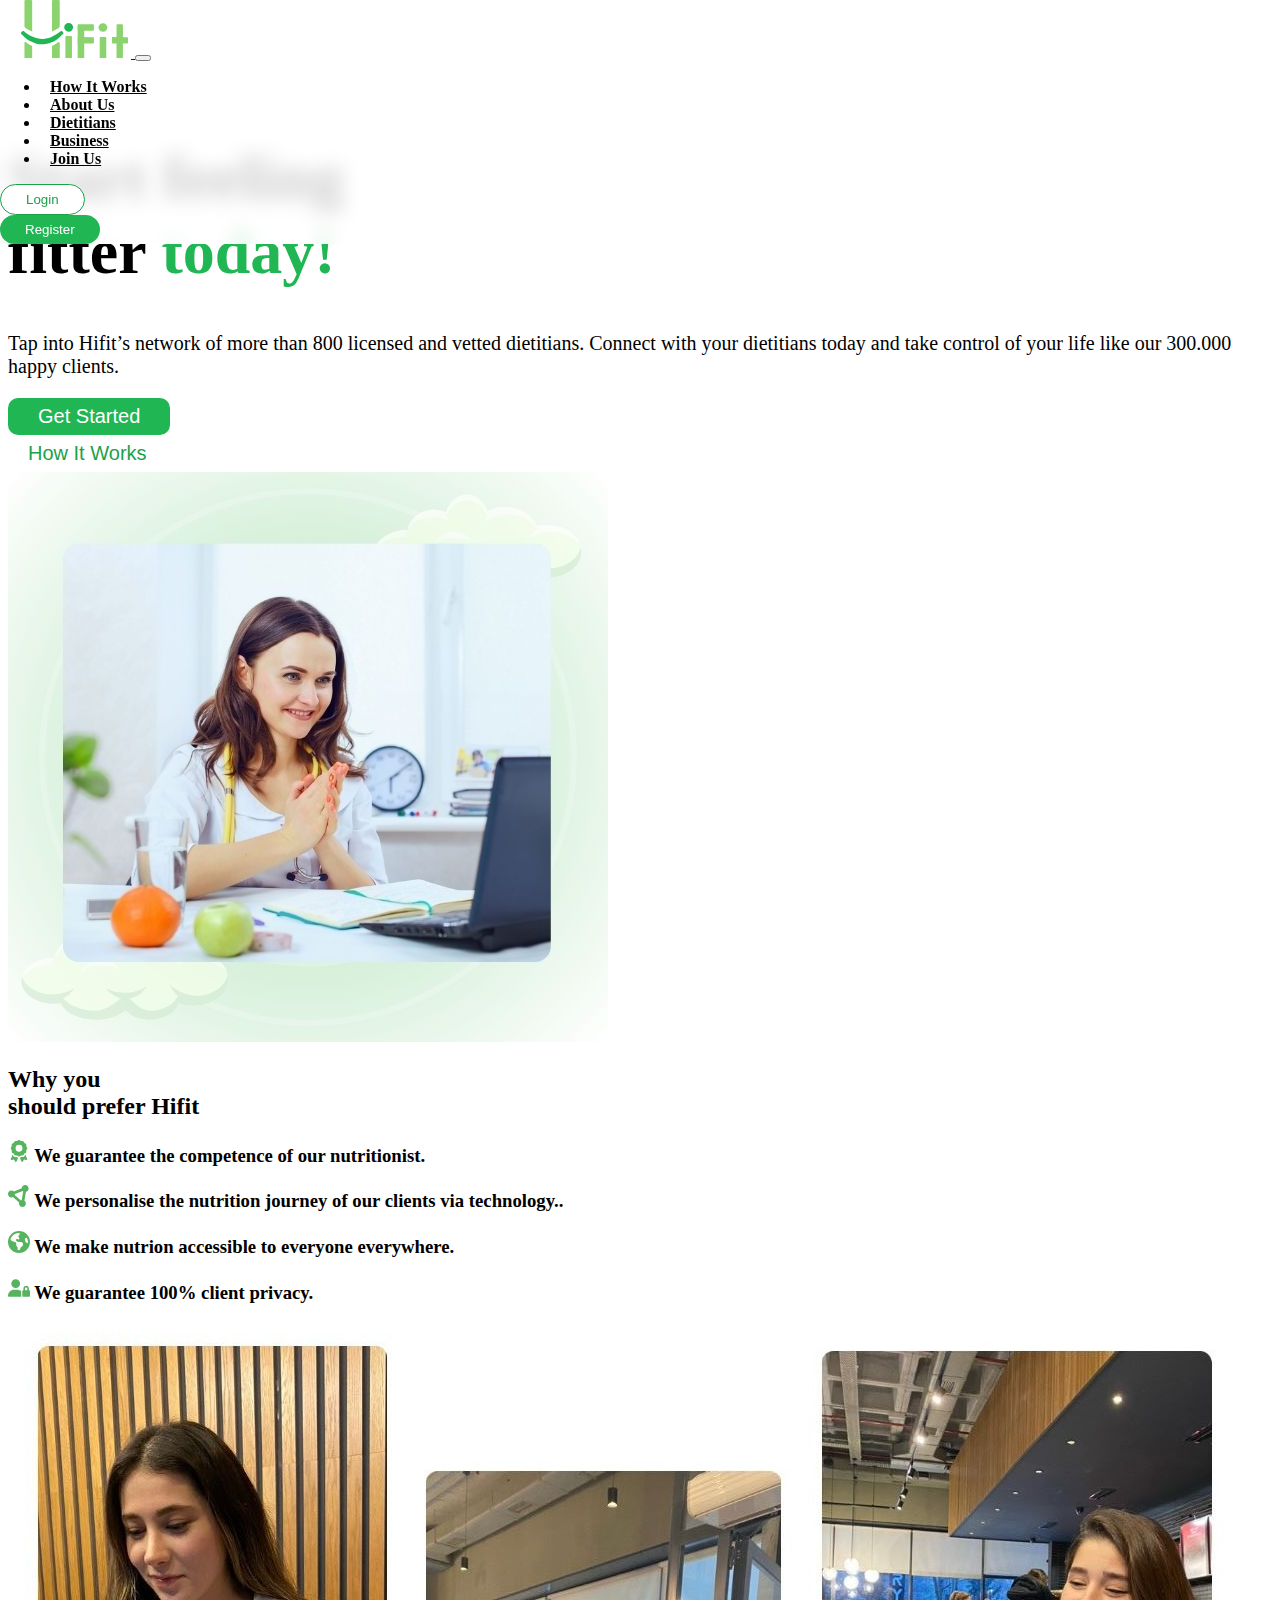
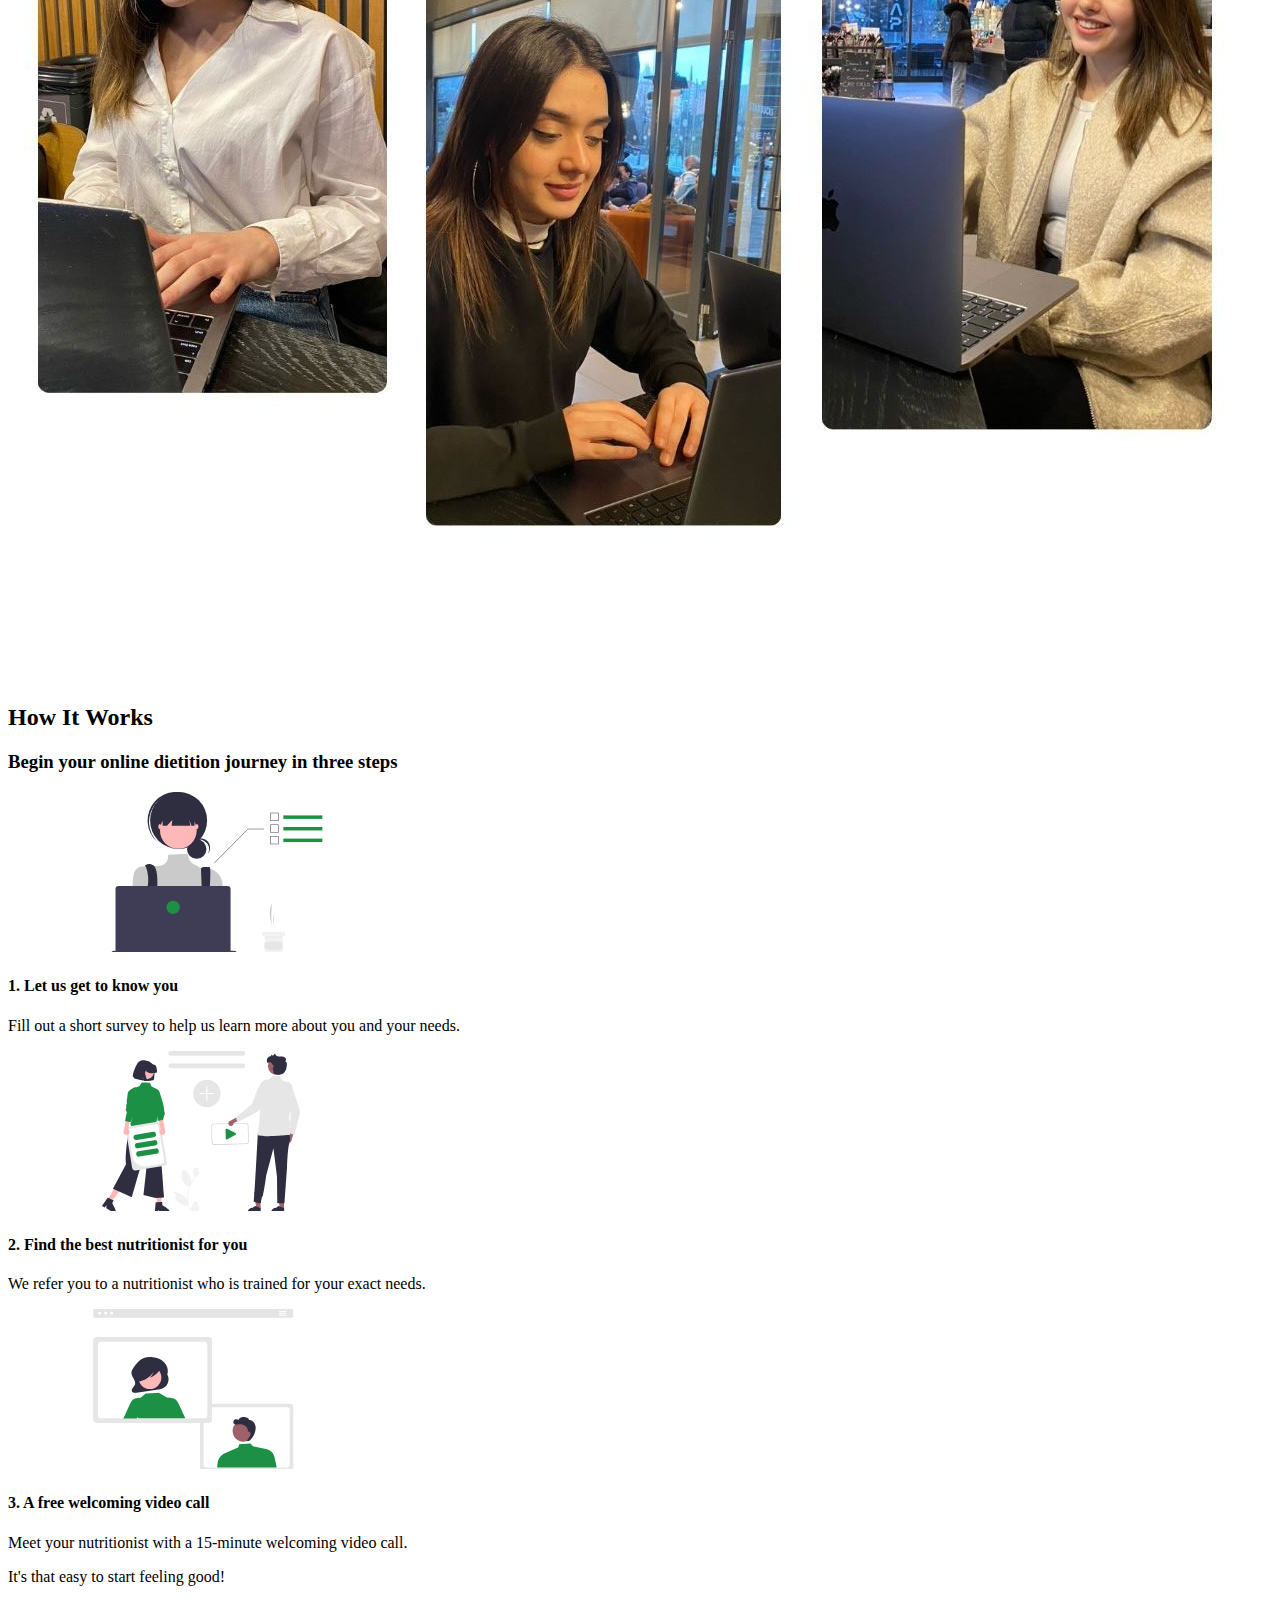
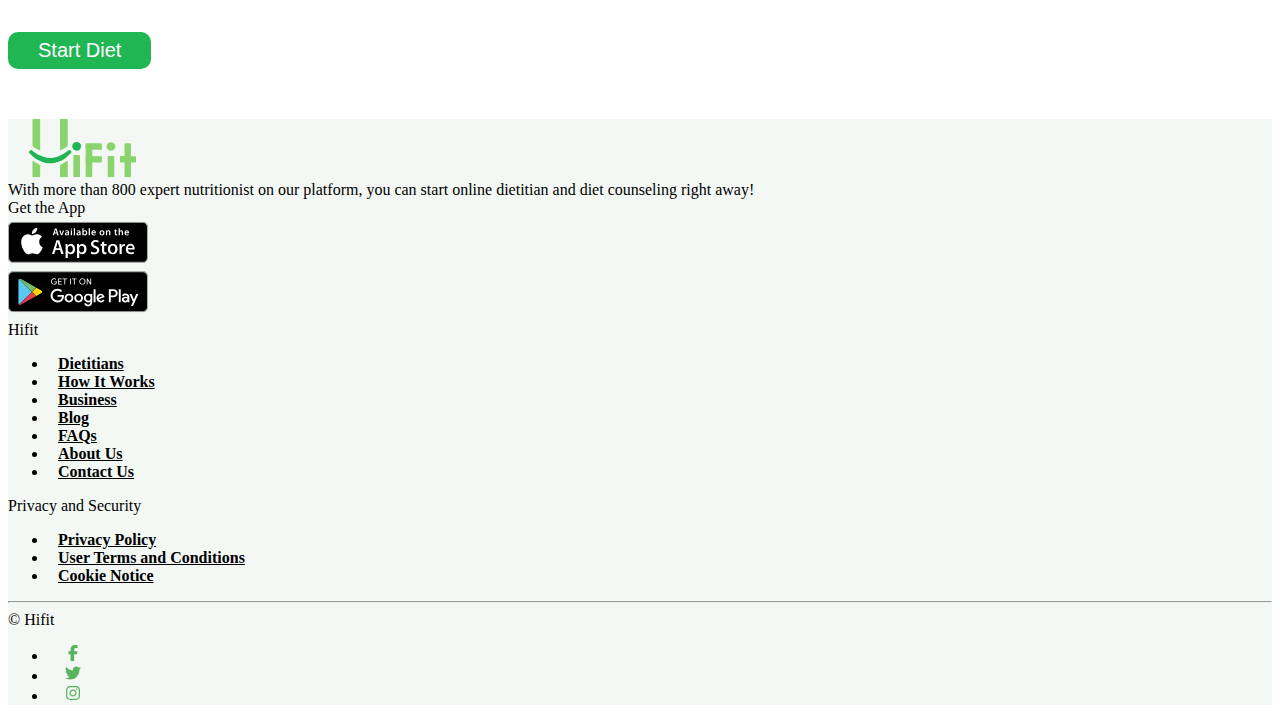
<file: index.html>
<!-- 
  Nura Kaçan
  20222022517
  Indroduction to Web Programming
 -->

<!DOCTYPE html>
<html lang="en">
  <head>
      <meta charset="UTF-8">
      <meta name="viewport" content="width=device-width, initial-scale=1.0">
      <title>Hifit</title>
      <link href="https://cdn.jsdelivr.net/npm/bootstrap@5.3.2/dist/css/bootstrap.min.css" rel="stylesheet" integrity="sha384-T3c6CoIi6uLrA9TneNEoa7RxnatzjcDSCmG1MXxSR1GAsXEV/Dwwykc2MPK8M2HN" crossorigin="anonymous">
      <link rel="stylesheet" href="styles.css"/>
  </head>
  <body>

    <!-- Navbar section -->
    <nav class="navbar navbar-expand-lg" id="navbar">
      <div class="container">
          <a class="navbar-brand" href="index.html">
              <svg width="131" height="58" viewBox="0 0 150 100" fill="none" xmlns="http://www.w3.org/2000/svg">
                  <path d="M6.54084 48.8124C9.6841 50.847 13.368 52.8083 17.5377 54.3434V2.14917C17.5377 0.962317 16.5754 0 15.3887 0H6.37589C5.18915 0 4.22693 0.962317 4.22693 2.14917V44.5507C4.22693 46.2737 5.09751 47.8775 6.54542 48.8124H6.54084Z" fill="#8BD36D"/>
                  <path d="M4.22693 73.3469V100.975C4.22693 102.161 5.18915 103.124 6.37589 103.124H15.3887C16.5754 103.124 17.5377 102.161 17.5377 100.975V79.3774C12.9419 77.3061 9.1343 74.6758 6.28883 72.3616C5.45949 71.688 4.22693 72.2837 4.22693 73.3469Z" fill="#8BD36D"/>
                  <path d="M65.0805 44.4224V2.14917C65.0805 0.962317 64.1183 0 62.9315 0H53.9187C52.732 0 51.7698 0.962317 51.7698 2.14917V54.1143C55.4216 52.7487 59.0597 50.957 62.6749 48.7436C64.1733 47.8271 65.0851 46.182 65.0851 44.4224H65.0805Z" fill="#8BD36D"/>
                  <path d="M63.0599 72.5083C59.2981 75.2577 55.5271 77.4757 51.7653 79.1528V100.975C51.7653 102.161 52.7275 103.124 53.9142 103.124H62.927C64.1138 103.124 65.076 102.161 65.076 100.975V73.5256C65.076 72.4899 63.8984 71.8942 63.0599 72.5083Z" fill="#8BD36D"/>
                  <path d="M71.2158 55.8923L69.0623 53.7385C68.6041 53.2803 67.8801 53.239 67.367 53.6377C62.5238 57.3862 57.5386 60.7176 52.2738 63.128C51.5819 63.4579 50.8901 63.797 50.1707 64.0399L48.095 64.851C48.0676 64.8601 48.0355 64.8739 48.008 64.8831L45.8957 65.5338C45.5383 65.6392 45.1855 65.7766 44.8189 65.8545L43.7284 66.0974C42.2988 66.4778 40.8463 66.6611 39.3984 66.881C39.3709 66.881 39.3388 66.8902 39.3113 66.8902L37.1532 67.0643C36.4201 67.1376 35.6824 67.0826 34.9493 67.1056C29.066 67.0781 23.1781 65.6163 17.6109 63.0547C14.8297 61.7762 12.1034 60.2685 9.4916 58.5363C8.1766 57.684 6.89364 56.7721 5.63817 55.819C5.00585 55.347 4.38728 54.8612 3.78245 54.3617C3.47088 54.1189 3.17763 53.8668 2.87522 53.6194C2.3941 53.2115 1.69306 53.2115 1.21195 53.6194L-1.54642 55.9656C-2.06877 56.4101 -2.15125 57.1937 -1.72512 57.7344C-1.40438 58.1468 -1.08822 58.5272 -0.75373 58.9304C-0.17182 59.6132 0.42384 60.2685 1.03325 60.9146C2.24748 62.2161 3.56252 63.4075 4.90046 64.5852C7.62217 66.8764 10.5592 68.9706 13.7392 70.7074C16.9145 72.4533 20.3235 73.8647 23.8929 74.8316C27.4623 75.8031 31.192 76.3071 34.9309 76.3117C35.8657 76.2796 36.805 76.3117 37.7351 76.2155L40.4752 75.9451C40.5072 75.9451 40.5439 75.936 40.576 75.9314C42.395 75.6014 44.2232 75.3082 45.9782 74.7628L47.3161 74.3871C47.7606 74.2634 48.1867 74.0801 48.622 73.9288C49.4742 73.6172 50.3219 73.3056 51.1604 72.9711C51.1879 72.9619 51.2154 72.9482 51.2429 72.9344C52.8787 72.1554 54.5603 71.4543 56.0815 70.5057C62.0152 67.0964 67.1195 62.6606 71.3029 57.6153C71.7244 57.1066 71.6786 56.3597 71.2158 55.8923Z" fill="#1FB653"/>
                  <path d="M72.87 47.1581C72.87 43.0018 76.0866 39.7391 80.4395 39.7391C84.7924 39.7391 88.0089 42.8048 88.0089 46.8648C88.0089 51.2182 84.8886 54.5817 80.4395 54.5817C75.9903 54.5817 72.87 51.3144 72.87 47.1627V47.1581Z" fill="#1FB653"/>
                  <path d="M84.3342 62.1244H76.5493C75.5751 62.1244 74.7853 62.9143 74.7853 63.8887V101.355C74.7853 102.329 75.5751 103.119 76.5493 103.119H84.3342C85.3084 103.119 86.0983 102.329 86.0983 101.355V63.8887C86.0983 62.9143 85.3084 62.1244 84.3342 62.1244Z" fill="#8BD36D"/>
                  <path d="M105.549 44H97.764C96.79 44 96 44.7898 96 45.7642V102.834C96 103.809 96.79 104.599 97.764 104.599H105.549C106.523 104.599 107.313 103.809 107.313 102.834V45.7642C107.313 44.7898 106.523 44 105.549 44Z" fill="#8BD36D"/>
                  <path d="M172.285 42H164.715C163.768 42 163 42.8081 163 43.805V102.194C163 103.192 163.768 104 164.715 104H172.285C173.233 104 174 103.192 174 102.194V43.805C174 42.8081 173.233 42 172.285 42Z" fill="#8BD36D"/>
                  <path d="M96.0008 43.5L96.0008 51.2848C96.0003 52.232 96.5391 53.0002 97.2042 53.0005L122.777 53.0121C123.442 53.0124 123.981 52.2447 123.982 51.2974L123.985 47.5001L123.985 43.7279C123.986 42.7807 123.447 42.0124 122.782 42.0121L97.2092 42.0005C96.5 42 96.0008 42.5 96.0008 43.5Z" fill="#8BD36D"/>
                  <path d="M96.0043 65.5L96.0043 73.2848C96.0039 74.2321 96.5427 75.0002 97.2077 75.0005L122.78 75.0121C123.445 75.0124 123.985 74.2447 123.985 73.2974L123.989 69.5001L123.989 65.7279C123.989 64.7807 123.45 64.0124 122.785 64.0121L97.2127 64.0005C96.5035 64 96.0043 64.5 96.0043 65.5Z" fill="#8BD36D"/>
                  <path d="M143.549 64H135.764C134.79 64 134 64.7899 134 65.7643V103.231C134 104.205 134.79 104.995 135.764 104.995H143.549C144.523 104.995 145.313 104.205 145.313 103.231V65.7643C145.313 64.7899 144.523 64 143.549 64Z" fill="#8BD36D"/>
                  <path d="M132 47.419C132 43.2627 135.217 40 139.569 40C143.922 40 147.139 43.0657 147.139 47.1257C147.139 51.4791 144.019 54.8426 139.569 54.8426C135.12 54.8426 132 51.5753 132 47.4236V47.419Z" fill="#8BD36D"/>
                  <path d="M155.004 65.7153L155.001 73.2848C155 74.2321 155.535 75.0002 156.196 75.0005L181.586 75.012C182.246 75.0123 182.782 74.2446 182.782 73.2974L182.786 65.7278C182.786 64.7806 182.251 64.0123 181.591 64.012L156.201 64.0005C155.54 64.0002 155.005 64.768 155.004 65.7153Z" fill="#8BD36D"/>
              </svg>
            </a>
            <button class="navbar-toggler" type="button" data-bs-toggle="collapse" data-bs-target="#navbarTogglerDemo01" aria-controls="navbarTogglerDemo01" aria-expanded="false" aria-label="Toggle navigation">
              <span class="navbar-toggler-icon"></span>
            </button>
            
        
        <div class="collapse navbar-collapse" id="navbarTogglerDemo01">
          <ul class="navbar-nav mr-auto mt-2 mt-lg-0">
            <li class="nav-item active" id="homeNavItem">
              <a class="nav-link active" aria-current="page" href="#how-it-works">How It Works</a>
            </li>
            <li class="nav-item" id="aboutNavItem">
              <a class="nav-link" href="index.html">About Us</a>
            </li>
            <li class="nav-item" id="dietitiansNavItem">
              <a class="nav-link" href="dietitians.html">Dietitians</a>
            </li>
            <li class="nav-item" id="businessNavItem">
              <a class="nav-link" href="index.html">Business</a>
            </li>
            <li class="nav-item" id="joinUsNavItem">
              <a class="nav-link" href="register.html">Join Us</a>
            </li>
          </ul>
          <!-- Navbar buttons -->
          <div class="d-flex ms-auto">
              <button class="login_btn btn-primary me-2" type="button" id="loginButton">Login</button>
              <button class="register_btn btn-primary" type="button" id="registerButton">Register</button>
          </div>
         </div>
      </div>
  </nav>

      <!-- Start feeling fitter today section -->
      <section class="main">
        <div class="container mb-5">
          <div class="row pt-5">
            <div class="col-lg-6 pt-5 ">
              <h1>Start feeling <br>fitter <span>today!</span></h1>
              <p class="hero-detail">
                Tap into Hifit’s network of more than 800 licensed and vetted dietitians.  Connect with your dietitians today and take control of your life like our 300.000 happy clients.
              </p>
      <!-- Start feeling fitter sections buttons -->
              <div class="row pt-5">
                <div class="col-md-4">
                  <button class="get_btn btn-primary me-md-2" type="button" id="getStartedButton">Get Started</button>
                </div>
                <div class="col-md-6">
                  <button class="how_btn btn-primary" type="button" onclick="window.location.href='#how-it-works'" >How It Works</button>
                </div>
              </div>
              
            </div>
            <div class="col-12 col-md-5 offset-md-1">
              <img src="images/dietitian.jpg" alt="Description of the image" class="pr-md-5 img-fluid">
            </div>
          
          </div>
        </div>
      </section>
      <!-- Why you should prefer section -->
      <section class="my-3">
        <div class="container">
            <div class="row" id="whyyoushouldrow">
                <div class="col-12 col-md-6 mt-4">
                    <h2 class="fw-bold fs-2 text-left mb-4">
                      Why you<br> should prefer Hifit
                    </h2>
      
                    <h3 class="fs-5 fs-sm-6 mb-4 fw-light">
                      <svg xmlns="http://www.w3.org/2000/svg" height="22" width="22" viewBox="0 0 384 512"><path fill="#56b35e" d="M173.8 5.5c11-7.3 25.4-7.3 36.4 0L228 17.2c6 3.9 13 5.8 20.1 5.4l21.3-1.3c13.2-.8 25.6 6.4 31.5 18.2l9.6 19.1c3.2 6.4 8.4 11.5 14.7 14.7L344.5 83c11.8 5.9 19 18.3 18.2 31.5l-1.3 21.3c-.4 7.1 1.5 14.2 5.4 20.1l11.8 17.8c7.3 11 7.3 25.4 0 36.4L366.8 228c-3.9 6-5.8 13-5.4 20.1l1.3 21.3c.8 13.2-6.4 25.6-18.2 31.5l-19.1 9.6c-6.4 3.2-11.5 8.4-14.7 14.7L301 344.5c-5.9 11.8-18.3 19-31.5 18.2l-21.3-1.3c-7.1-.4-14.2 1.5-20.1 5.4l-17.8 11.8c-11 7.3-25.4 7.3-36.4 0L156 366.8c-6-3.9-13-5.8-20.1-5.4l-21.3 1.3c-13.2 .8-25.6-6.4-31.5-18.2l-9.6-19.1c-3.2-6.4-8.4-11.5-14.7-14.7L39.5 301c-11.8-5.9-19-18.3-18.2-31.5l1.3-21.3c.4-7.1-1.5-14.2-5.4-20.1L5.5 210.2c-7.3-11-7.3-25.4 0-36.4L17.2 156c3.9-6 5.8-13 5.4-20.1l-1.3-21.3c-.8-13.2 6.4-25.6 18.2-31.5l19.1-9.6C65 70.2 70.2 65 73.4 58.6L83 39.5c5.9-11.8 18.3-19 31.5-18.2l21.3 1.3c7.1 .4 14.2-1.5 20.1-5.4L173.8 5.5zM272 192a80 80 0 1 0 -160 0 80 80 0 1 0 160 0zM1.3 441.8L44.4 339.3c.2 .1 .3 .2 .4 .4l9.6 19.1c11.7 23.2 36 37.3 62 35.8l21.3-1.3c.2 0 .5 0 .7 .2l17.8 11.8c5.1 3.3 10.5 5.9 16.1 7.7l-37.6 89.3c-2.3 5.5-7.4 9.2-13.3 9.7s-11.6-2.2-14.8-7.2L74.4 455.5l-56.1 8.3c-5.7 .8-11.4-1.5-15-6s-4.3-10.7-2.1-16zm248 60.4L211.7 413c5.6-1.8 11-4.3 16.1-7.7l17.8-11.8c.2-.1 .4-.2 .7-.2l21.3 1.3c26 1.5 50.3-12.6 62-35.8l9.6-19.1c.1-.2 .2-.3 .4-.4l43.2 102.5c2.2 5.3 1.4 11.4-2.1 16s-9.3 6.9-15 6l-56.1-8.3-32.2 49.2c-3.2 5-8.9 7.7-14.8 7.2s-11-4.3-13.3-9.7z"/></svg>
                        We guarantee the competence of our nutritionist.
                    </h3>
                    <h3 class="fs-5 fs-sm-6 mb-4 fw-light">
                      <svg xmlns="http://www.w3.org/2000/svg" height="22" width="22" viewBox="0 0 512 512"><path fill="#56b35e" d="M418.4 157.9c35.3-8.3 61.6-40 61.6-77.9c0-44.2-35.8-80-80-80c-43.4 0-78.7 34.5-80 77.5L136.2 151.1C121.7 136.8 101.9 128 80 128c-44.2 0-80 35.8-80 80s35.8 80 80 80c12.2 0 23.8-2.7 34.1-7.6L259.7 407.8c-2.4 7.6-3.7 15.8-3.7 24.2c0 44.2 35.8 80 80 80s80-35.8 80-80c0-27.7-14-52.1-35.4-66.4l37.8-207.7zM156.3 232.2c2.2-6.9 3.5-14.2 3.7-21.7l183.8-73.5c3.6 3.5 7.4 6.7 11.6 9.5L317.6 354.1c-5.5 1.3-10.8 3.1-15.8 5.5L156.3 232.2z"/></svg>
                        We personalise the nutrition journey of our clients via technology..
                    </h3>
                    <h3 class="fs-5 fs-sm-6 mb-4 fw-light">
                      <svg xmlns="http://www.w3.org/2000/svg" height="22" width="22" viewBox="0 0 512 512"><path fill="#56b35e" d="M57.7 193l9.4 16.4c8.3 14.5 21.9 25.2 38 29.8L163 255.7c17.2 4.9 29 20.6 29 38.5v39.9c0 11 6.2 21 16 25.9s16 14.9 16 25.9v39c0 15.6 14.9 26.9 29.9 22.6c16.1-4.6 28.6-17.5 32.7-33.8l2.8-11.2c4.2-16.9 15.2-31.4 30.3-40l8.1-4.6c15-8.5 24.2-24.5 24.2-41.7v-8.3c0-12.7-5.1-24.9-14.1-33.9l-3.9-3.9c-9-9-21.2-14.1-33.9-14.1H257c-11.1 0-22.1-2.9-31.8-8.4l-34.5-19.7c-4.3-2.5-7.6-6.5-9.2-11.2c-3.2-9.6 1.1-20 10.2-24.5l5.9-3c6.6-3.3 14.3-3.9 21.3-1.5l23.2 7.7c8.2 2.7 17.2-.4 21.9-7.5c4.7-7 4.2-16.3-1.2-22.8l-13.6-16.3c-10-12-9.9-29.5 .3-41.3l15.7-18.3c8.8-10.3 10.2-25 3.5-36.7l-2.4-4.2c-3.5-.2-6.9-.3-10.4-.3C163.1 48 84.4 108.9 57.7 193zM464 256c0-36.8-9.6-71.4-26.4-101.5L412 164.8c-15.7 6.3-23.8 23.8-18.5 39.8l16.9 50.7c3.5 10.4 12 18.3 22.6 20.9l29.1 7.3c1.2-9 1.8-18.2 1.8-27.5zM0 256a256 256 0 1 1 512 0A256 256 0 1 1 0 256z"/></svg>
                        We make nutrion accessible to everyone everywhere.
                    </h3>
                    <h3 class="fs-5 fs-sm-6 mb-4 fw-light">
                      <svg xmlns="http://www.w3.org/2000/svg" height="22" width="22" viewBox="0 0 640 512"><path fill="#56b35e" d="M224 256A128 128 0 1 0 224 0a128 128 0 1 0 0 256zm-45.7 48C79.8 304 0 383.8 0 482.3C0 498.7 13.3 512 29.7 512H392.6c-5.4-9.4-8.6-20.3-8.6-32V352c0-2.1 .1-4.2 .3-6.3c-31-26-71-41.7-114.6-41.7H178.3zM528 240c17.7 0 32 14.3 32 32v48H496V272c0-17.7 14.3-32 32-32zm-80 32v48c-17.7 0-32 14.3-32 32V480c0 17.7 14.3 32 32 32H608c17.7 0 32-14.3 32-32V352c0-17.7-14.3-32-32-32V272c0-44.2-35.8-80-80-80s-80 35.8-80 80z"/></svg>
                        We guarantee 100% client privacy.
                    </h3>
                </div>
                <!-- why you should prefer images -->
                <div class="col-12 col-md-5 offset-md-1">
                    <img loading="lazy" src="images/online.jpg" alt="Hiwell Online Terapi" class="img-fluid">
                </div>
            </div>
        </div>
      </section>
      <!-- How it works section -->
      <section id="how-it-works" class="how-it-works-section">
        <div class="container">
            <div class="row">
                <div class="col-md-12">
                    <h2 class="fw-bolder fs-1 text-center">
                        How It Works
                    </h2>
                    <h3 class="page-header-sub-text text-center">Begin your online dietition journey in three steps</h3>
                </div>
            </div>
            <div class="row my-6">
              <div class="col-sm">
                <div class="card mt-3 border-0">
                  <svg xmlns="http://www.w3.org/2000/svg" data-name="Layer 1" width="350" height="160" viewBox="0 0 800 600" xmlns:xlink="http://www.w3.org/1999/xlink"><path d="M847.93141,636.215h0a249.62642,249.62642,0,0,1-2.09461-54.11121l2.09461-29.88879h0c-11.54175,22.96552-8.93335,53.1922,0,83.99994Z" transform="translate(-114.4741 -135.80928)" fill="#cacaca"/><path d="M856.93141,641.215h0a183.49726,183.49726,0,0,1-1.00781-32.209l1.00781-17.791h0C851.37831,604.885,852.63331,622.877,856.93141,641.215Z" transform="translate(-114.4741 -135.80928)" fill="#cacaca"/><path d="M896.93606,663.21738v10a3.01557,3.01557,0,0,1-3,3h-5a.99647.99647,0,0,0-1,1v82a3.01557,3.01557,0,0,1-3,3h-61a3.0023,3.0023,0,0,1-3-3v-82a1.003,1.003,0,0,0-1-1h-6a3.0023,3.0023,0,0,1-3-3v-10a2.99585,2.99585,0,0,1,3-3h80A3.009,3.009,0,0,1,896.93606,663.21738Z" transform="translate(-114.4741 -135.80928)" fill="#f2f2f2"/><rect x="706.5518" y="542.50808" width="67" height="3" fill="#e6e6e6"/><path d="M887.93606,722.46217c-22.41974,9.27794-45.084,9.38019-68,0V701.327a106.78989,106.78989,0,0,1,68,0Z" transform="translate(-114.4741 -135.80928)" fill="#e6e6e6"/><circle cx="451.48125" cy="213.98538" r="36.39575" fill="#2f2e41"/><path d="M576.09529,314.40075a36.40078,36.40078,0,0,1,32.03936,53.66882,36.38707,36.38707,0,1,0-60.4544-39.98248A36.306,36.306,0,0,1,576.09529,314.40075Z" transform="translate(-114.4741 -135.80928)" fill="#2f2e41"/><circle cx="383.4705" cy="106.99576" r="106.91249" fill="#2f2e41"/><path d="M414.03572,176.47092A106.89327,106.89327,0,0,1,562.20289,165.261c-.87427-.83106-1.73926-1.66886-2.6477-2.47643a106.91251,106.91251,0,0,0-142.0661,159.80724c.90844.80758,1.84179,1.56848,2.76953,2.33935A106.89336,106.89336,0,0,1,414.03572,176.47092Z" transform="translate(-114.4741 -135.80928)" fill="#2f2e41"/><circle cx="382.5645" cy="144.14332" r="68.85889" fill="#ffb8b8"/><path d="M532.21437,367.50466l-73.68847,3.31269s6.15038,38.10812-33.71528,41.73229-76.10721-7.24829-90.60382,19.93283-8.24829,123.96607-8.24829,123.96607,27.18115,97.85211,48.92605,112.34875,212.01291-5.43622,212.01291-5.43622L666.5259,562.81735l-2.697-77.53951c-1.40839-40.49105-38.37693-70.89154-78.1935-63.39829q-1.17287.22073-2.36205.47539s-8.74743-6.53759-32.74743-18.53759C535.8492,396.479,532.21437,367.50466,532.21437,367.50466Z" transform="translate(-114.4741 -135.80928)" fill="#cacaca"/><path d="M372.26039,410.73757s17.5138,31.77787,10.26551,77.07978,23.164,141.11428,23.164,141.11428l21.74494-5.43622s-14.49662-94.228-10.87244-115.9729,4.62414-85.91251-13.49661-96.78494S372.26039,410.73757,372.26039,410.73757Z" transform="translate(-114.4741 -135.80928)" fill="#2f2e41"/><path d="M581.99873,427.39977l7.61682,200.62579,14.49658,9.06037s20.83887-220.16727,9.96643-220.16727H591.95607a9.97041,9.97041,0,0,0-9.9704,9.97043Q581.98567,427.14457,581.99873,427.39977Z" transform="translate(-114.4741 -135.80928)" fill="#2f2e41"/><circle cx="301.18217" cy="479.53178" r="9.06039" fill="#1c9044"/><circle cx="482.38982" cy="488.59217" r="9.06038" fill="#1c9044"/><polygon points="323.672 58.069 323.672 126.928 339.619 126.928 359.914 105.183 357.196 126.928 427.685 126.928 423.336 105.183 432.034 126.928 443.269 126.928 443.269 58.069 323.672 58.069" fill="#2f2e41"/><ellipse cx="312.79955" cy="129.6467" rx="5.43622" ry="9.96642" fill="#ffb8b8"/><ellipse cx="452.32945" cy="129.6467" rx="5.43622" ry="9.96642" fill="#ffb8b8"/><path d="M717.62587,744.25542v6.07a13.34036,13.34036,0,0,1-.91,4.87,13.68347,13.68347,0,0,1-.97,2,13.4372,13.4372,0,0,1-11.55,6.56h-446.55a13.43737,13.43737,0,0,1-11.55-6.56,13.68965,13.68965,0,0,1-.97-2,13.34125,13.34125,0,0,1-.91-4.87v-6.07a13.42638,13.42638,0,0,1,13.42282-13.43h25.74717v-2.83a.55906.55906,0,0,1,.55816-.56h13.43183a.5591.5591,0,0,1,.56.55817v2.83185h8.39v-2.83a.55906.55906,0,0,1,.55816-.56h13.43183a.5591.5591,0,0,1,.56.55817v2.83185h8.4v-2.83a.55906.55906,0,0,1,.55817-.56h13.43182a.5591.5591,0,0,1,.56.55817v2.83185h8.39v-2.83a.55906.55906,0,0,1,.55817-.56h13.43182a.5591.5591,0,0,1,.56.55817v2.83185h8.39v-2.83a.55907.55907,0,0,1,.55817-.56h13.43182a.5591.5591,0,0,1,.56.55817v2.83185h8.4v-2.83a.55906.55906,0,0,1,.55816-.56h13.43183a.5591.5591,0,0,1,.56.55817v2.83185h8.39v-2.83a.55908.55908,0,0,1,.55817-.56H526.80586a.55908.55908,0,0,1,.56.55817v2.83185h8.4v-2.83a.55908.55908,0,0,1,.55817-.56h13.43182a.5655.5655,0,0,1,.56.56v2.83h8.39v-2.83a.55908.55908,0,0,1,.55817-.56h13.43182a.55908.55908,0,0,1,.56.55817v2.83185h8.39v-2.83a.55908.55908,0,0,1,.55816-.56h13.43183a.55908.55908,0,0,1,.56.55817v2.83185h8.4v-2.83a.55908.55908,0,0,1,.55816-.56h13.43183a.557.557,0,0,1,.55.56v2.83h8.4v-2.83a.55908.55908,0,0,1,.55817-.56h13.43182a.55908.55908,0,0,1,.56.55817v2.83185h8.39v-2.83a.55908.55908,0,0,1,.55817-.56h13.43182a.55908.55908,0,0,1,.56.55817v2.83185h39.17a13.42639,13.42639,0,0,1,13.43,13.42273Z" transform="translate(-114.4741 -135.80928)" fill="#3f3d56"/><rect y="626.38145" width="971.0518" height="2" fill="#3f3d56"/><path d="M681.66835,488.62124H272.6248a11.2586,11.2586,0,0,0-11.25861,11.2586V727.79131A11.25867,11.25867,0,0,0,272.62477,739.05H681.66835a11.25866,11.25866,0,0,0,11.2586-11.25867V499.87984a11.2586,11.2586,0,0,0-11.2586-11.2586Z" transform="translate(-114.4741 -135.80928)" fill="#3f3d56"/><circle cx="362.99998" cy="432.38142" r="25" fill="#1c9044"/><polygon points="517.763 267.219 643.969 140.016 703.552 140.016 703.552 138.016 643.134 138.016 642.841 138.313 516.341 265.813 517.763 267.219" fill="#3f3d56"/><rect x="776.32793" y="87.79227" width="146.22388" height="13.02985" fill="#1c9044"/><path d="M872.981,244.87035H842.02589V213.91478H872.981Zm-28.95508-2H870.981V215.91478H844.02589Z" transform="translate(-114.4741 -135.80928)" fill="#3f3d56"/><rect x="776.32793" y="131.2251" width="146.22388" height="13.02985" fill="#1c9044"/><path d="M872.981,288.303H842.02589V257.34789H872.981Zm-28.95508-2H870.981V259.34789H844.02589Z" transform="translate(-114.4741 -135.80928)" fill="#3f3d56"/><rect x="776.32793" y="174.65794" width="146.22388" height="13.02985" fill="#1c9044"/><path d="M872.981,331.73558H842.02589V300.78051H872.981Zm-28.95508-2H870.981V302.78051H844.02589Z" transform="translate(-114.4741 -135.80928)" fill="#3f3d56"/></svg> 
                  <div class="how-it-works-box-detail pt-3">
                    <h4>1. Let us get to know you
                    </h4>
                    <p>Fill out a short survey to help us learn more about you and your needs.</p>
                  </div>
                </div>
              </div>
              <div class="col-sm ">
                <div class="card mt-3 border-0">
                  <svg xmlns="http://www.w3.org/2000/svg " data-name="Layer 1" width="350" height="160" viewBox="0 0 650 550" xmlns:xlink="http://www.w3.org/1999/xlink"><path d="M604.26943,701.3509a3.61324,3.61324,0,0,1-2.61866-6.26263c.09111-.36212.15647-.62216.24758-.98429a9.70742,9.70742,0,0,0-17.99686-.16974c-4.28226,10.02341-9.82453,20.4-7.06825,31.44012-18.206-38.58538-12.01459-86.582,14.89138-119.57967,7.43714-4.09684,13.46508-11.37558,15.03439-19.82719-3.6807,1.24714-8.26984-1.74675-5.50237-5.62382,1.19955-1.48179,2.41075-2.95192,3.6102-4.4338-13.98172-14.89039-30.6407,8.512-15.25087,28.60947a115.847,115.847,0,0,0-13.01133,20.35185,48.70929,48.70929,0,0,0-2.908-22.62447c-2.78346-6.71479-8.00064-12.37-12.595-18.17495-5.58607-7.07309-17.083-3.80994-17.83469,5.16592,5.15526,1.69443,5.825,9.14117-.072,10.16037,1.54456,16.69795,12.45345,32.04321,27.47828,39.36634a116.2988,116.2988,0,0,0-6.35538,48.61141c-2.65207-19.25-23.3157-23.92148-37.7586-31.57247a5.626,5.626,0,0,0-8.5801,5.69851,32.49508,32.49508,0,0,1,5.69583,3.00488,4.91123,4.91123,0,0,1-2.28162,8.96546c7.28014,18.018,26.10227,30.11727,45.43371,30.04916a119.56344,119.56344,0,0,0,8.03167,23.447h28.69167c.10291-.3188.19543-.64792.288-.96672a32.59928,32.59928,0,0,1-7.93916-.473c7.02637-8.31909,12.46032-12.56337,8.371-24.17721Z" transform="translate(-224.43432 -170.96287)" fill="#f2f2f2"/><path d="M755.34311,187.11424H507.55453a8.07568,8.07568,0,0,1,0-16.15137H755.34311a8.07568,8.07568,0,0,1,0,16.15137Z" transform="translate(-224.43432 -170.96287)" fill="#e6e6e6"/><path d="M755.34311,230.11424H507.55453a8.07568,8.07568,0,0,1,0-16.15137H755.34311a8.07568,8.07568,0,0,1,0,16.15137Z" transform="translate(-224.43432 -170.96287)" fill="#e6e6e6"/><path d="M766.16848,489.89251l-108.01627,2.7883a8.5095,8.5095,0,0,1-8.71651-8.27782l-1.3878-53.76188a8.50951,8.50951,0,0,1,8.27783-8.71651L764.342,419.13629a8.50952,8.50952,0,0,1,8.71652,8.27783L774.4463,481.176A8.5095,8.5095,0,0,1,766.16848,489.89251Z" transform="translate(-224.43432 -170.96287)" fill="#fff"/><path d="M766.19431,490.89214l-108.01626,2.7883a9.5108,9.5108,0,0,1-9.742-9.25169l-1.3878-53.76187a9.51081,9.51081,0,0,1,9.25169-9.742l108.01626-2.7883a9.51081,9.51081,0,0,1,9.742,9.25168l1.38779,53.76188A9.51081,9.51081,0,0,1,766.19431,490.89214ZM656.35157,422.92422a7.50821,7.50821,0,0,0-7.304,7.69105l1.3878,53.76187a7.50821,7.50821,0,0,0,7.691,7.304L766.1427,488.8928a7.5082,7.5082,0,0,0,7.304-7.691l-1.3878-53.76187a7.5082,7.5082,0,0,0-7.691-7.304Z" transform="translate(-224.43432 -170.96287)" fill="#ccc"/><path d="M700.12587,475.34069a3.63319,3.63319,0,0,1-1.764-.41114,3.586,3.586,0,0,1-1.9652-3.13456l-.77451-30.00382a3.63311,3.63311,0,0,1,5.50018-3.20974l28.84895,14.2672a3.63333,3.63333,0,0,1,.15827,6.13145L702.05516,474.7167A3.61588,3.61588,0,0,1,700.12587,475.34069Z" transform="translate(-224.43432 -170.96287)" fill="#1c9044"/><circle cx="407.0145" cy="146.00549" r="47" fill="#e6e6e6"/><path d="M631.44882,342.25206a2.0001,2.0001,0,0,1-2-2V293.96837a2,2,0,1,1,4,0v46.28369A2.0001,2.0001,0,0,1,631.44882,342.25206Z" transform="translate(-224.43432 -170.96287)" fill="#fff"/><path d="M654.59042,319.11h-46.2832a2,2,0,0,1,0-4h46.2832a2,2,0,0,1,0,4Z" transform="translate(-224.43432 -170.96287)" fill="#fff"/><path d="M458.44882,468.96837h-80v-90h80C449.71164,390.71547,454.03512,429.74766,458.44882,468.96837Z" transform="translate(-224.43432 -170.96287)" fill="#ffb6b6"/><polygon points="234.478 527.659 248.878 527.659 255.729 472.114 234.475 472.115 234.478 527.659" fill="#ffb6b6"/><path d="M478.10448,699.91838V690.156l-3.78573.23128-15.41045.91294-3.56655.2191-2.72665,32.6956-.14606,1.75285H462.694l.32869-1.74067,1.485-7.91217,3.83439,7.91217.83991,1.74067h27.10835a6.12512,6.12512,0,0,0,6.08628-6.09847C503.52082,714.52547,480.97719,702.97371,478.10448,699.91838Z" transform="translate(-224.43432 -170.96287)" fill="#2f2e41"/><polygon points="65.771 511.985 78.296 519.091 111.665 474.162 93.18 463.674 65.771 511.985" fill="#ffb6b6"/><path d="M306.26418,693.54l4.80818-8.48432-3.38394-1.66764-13.86458-6.80443-3.21357-1.58242-15.7878,23.11571-3.71269,5.42892,4.19955,2.38585,4.68649,2.6658,6.354-7.49827-.706,10.69966,22.14192,12.57429h.01219l1.42424.80336a6.09621,6.09621,0,0,0,8.30163-2.30063C321.15129,718.78587,307.25015,697.62993,306.26418,693.54Z" transform="translate(-224.43432 -170.96287)" fill="#2f2e41"/><path d="M375.44882,425.96837c-19.29694,12.78723-26.39972,135.64019-21.38629,133.63452l-45.48327,84.76473L373.3181,673.3874,415.885,525.58556l7.09449,54.39108-9.45932,86.31627,41.84612,10.11978,28.944-2.06743c-7.521-102.88745-14.2992-211.40192-29.86145-253.37689Z" transform="translate(-224.43432 -170.96287)" fill="#2f2e41"/><path d="M435.39927,280.1285s-21.42338-2.771-27.95045-.16013c-2.32234.92894-4.64479,9.45919-9,12-7.88537,4.60028-14.32031,3.82513-14.32031,3.82513,3.08014,39.21863,2.91259,69.64233-15.51526,126.45349a8.39819,8.39819,0,0,0,12.129,7.62433l75.70655-5.903,8.975-47.2391,11.74872-24.803-15.22165-31.33-1.30536-18.27581-19.1967-9.35215Z" transform="translate(-224.43432 -170.96287)" fill="#1c9044"/><path id="a2192116-6b97-466f-8b13-d9817c84884d-1432" data-name="Path 9" d="M444.8571,271.45864l.02316.00206a4.6613,4.6613,0,0,0,5.04509-4.24293L452.18,241.30248a34.76347,34.76347,0,0,0-1.5562-13.75389,35.32419,35.32419,0,0,0-16.87324-20.19526,34.78365,34.78365,0,0,0-13.36125-3.98948c-19.13564-1.69508-26.09778,2.33417-37.71734,31.57893s-2.25809,25.95476-2.25809,25.95476a4.669,4.669,0,0,0,.20969,1.85022,4.74541,4.74541,0,0,0,2.27324,2.71286,4.68443,4.68443,0,0,0,1.78658.53288c22.6463,5.59676,45.49889,11.49457,60.17757,5.46548Z" transform="translate(-224.43432 -170.96287)" fill="#2f2e41"/><path id="ed28a24e-420e-40bb-8d99-8be0d936d38f-1433" data-name="Ellipse 1" d="M402.48731,228.02405a25.642,25.642,0,0,0,26.33776,39.36752,25.3433,25.3433,0,0,0,16.24561-10.8457,25.642,25.642,0,0,0-26.31838-39.35613A25.34327,25.34327,0,0,0,402.48722,228.025Z" transform="translate(-224.43432 -170.96287)" fill="#ffb6b6"/><path id="aaaefc33-4d64-40b9-9ad5-5bc57b25f5f9-1434" data-name="Path 10" d="M460.216,244.12664a27.5,27.5,0,0,0-1.231-10.87771c-.31483-8.59467-2.86059-16.36439-13.3432-15.968a27.51218,27.51218,0,0,0-10.497-3.145l-5.18464-.47727q-.08735-.0081-.17473-.01566a27.45354,27.45354,0,0,0-29.71434,24.989l-.04516.51908,10.969.999,4.65079-10.12729-.16288,10.53811,5.66528.51812,2.3454-5.10945-.08092,5.31325c8.45529,7.34776,21.20486,7.65128,36.75338,3.36351Z" transform="translate(-224.43432 -170.96287)" fill="#2f2e41"/><path id="a25eee40-fd94-4a6a-9f0d-d3f65b8e441c-1435" data-name="Path 13" d="M425.315,268.93563a4.587,4.587,0,0,1-.41086,2.49195,4.69116,4.69116,0,0,1-.71262,1.09753,4.745,4.745,0,0,1-.82983.74967,4.65344,4.65344,0,0,1-3.10764.83289q-.103-.00993-.20559-.02371t-.20483-.03237q-.10326-.01771-.205-.04113t-.2042-.05075l-3.83293-1.04666-4.36707-11.9268-.91326,10.49708-17.429-4.72811L396.76753,222.21l29.67124,2.725-.808.78845a20.49342,20.49342,0,0,0-5.49662,9.64421,33.40639,33.40639,0,0,0-.7711,11.33909,60.24258,60.24258,0,0,0,2.19883,11.33063,88.78607,88.78607,0,0,0,3.41569,9.6346A4.68461,4.68461,0,0,1,425.315,268.93563Z" transform="translate(-224.43432 -170.96287)" fill="#2f2e41"/><path d="M374.70479,573.29866,352.91068,442.23545a10.15441,10.15441,0,0,1,8.34175-11.66933l98.98182-16.4594a10.1544,10.1544,0,0,1,11.66928,8.34176l21.79411,131.06321A10.15441,10.15441,0,0,1,485.356,565.181l-98.98182,16.45939A10.15442,10.15442,0,0,1,374.70479,573.29866Z" transform="translate(-224.43432 -170.96287)" fill="#e6e6e6"/><path d="M375.71458,532.44955l-14.01123-84.25932a9.50973,9.50973,0,0,1,7.8123-10.92869l85.06653-14.14546a9.51014,9.51014,0,0,1,10.92916,7.81222l19.3938,116.62843a9.51014,9.51014,0,0,1-7.81278,10.92876l-52.69695,8.76282A42.36082,42.36082,0,0,1,375.71458,532.44955Z" transform="translate(-224.43432 -170.96287)" fill="#fff"/><path d="M379.38608,469.40977a9.29268,9.29268,0,0,1,7.63414-10.67945l59.01049-9.81268a9.28254,9.28254,0,0,1,3.04531,18.3136l-59.01048,9.81267A9.29267,9.29267,0,0,1,379.38608,469.40977Z" transform="translate(-224.43432 -170.96287)" fill="#1c9044"/><path d="M384.12323,497.89759a9.29268,9.29268,0,0,1,7.63415-10.67945l59.01048-9.81268a9.28254,9.28254,0,0,1,3.04532,18.3136l-59.01049,9.81267A9.29268,9.29268,0,0,1,384.12323,497.89759Z" transform="translate(-224.43432 -170.96287)" fill="#1c9044"/><path d="M388.86039,526.38541a9.29268,9.29268,0,0,1,7.63414-10.67945l59.01049-9.81268a9.28254,9.28254,0,0,1,3.04531,18.3136l-59.01048,9.81267A9.29267,9.29267,0,0,1,388.86039,526.38541Z" transform="translate(-224.43432 -170.96287)" fill="#1c9044"/><path d="M362.933,455.91513a10.5487,10.5487,0,0,0-1.65427-15.98l10.38747-51.54129-13.54987-6.37824-11.88977,61.30658a10.53391,10.53391,0,0,0,16.70644,12.593Z" transform="translate(-224.43432 -170.96287)" fill="#ffb6b6"/><path d="M384.44882,295.96837s-23.81777,8.963-25.12319,22.01715-4.30542,24.68952-3,29.9112-4.48765,11.15539-1.87681,15.07165-3.65026,5.20417-1.03945,11.73123,3.91623,7.83249,2.61084,9.13791-5.57139,28.13086-5.57139,28.13086l18.54173,4.11536,24.192-55.01947Z" transform="translate(-224.43432 -170.96287)" fill="#1c9044"/><path d="M470.96461,455.91513a10.54869,10.54869,0,0,1,1.65427-15.98l-10.38747-51.54129,13.54987-6.37824,11.88977,61.30658a10.53391,10.53391,0,0,1-16.70644,12.593Z" transform="translate(-224.43432 -170.96287)" fill="#ffb6b6"/><path d="M455.42381,301.01513a13.912,13.912,0,0,1,11.74875,7.83248c3.91623,7.83249,18.58168,57.20453,17.27626,61.12076s4.61036,16.56366,1.99952,19.1745-4.99952,17.8255-4.99952,17.8255l-19.02507,4.36655-6.13791-58.10324Z" transform="translate(-224.43432 -170.96287)" fill="#1c9044"/><path d="M904.90414,479.80622a9.099,9.099,0,0,1,7.71423-11.6257l7.14192-31.53623,11.63778,12.12018-8.56625,28.08921a9.14832,9.14832,0,0,1-17.92762,2.95253Z" transform="translate(-224.43432 -170.96287)" fill="#a0616a"/><path d="M922.06471,285.51967l.57228,2.71047,29.81183,91.2015-20.053,81.27312L915.98232,453.03l3.86957-72.0569c-29.45767-39.33126-38.12195-53.5672-35.55335-94.5029Z" transform="translate(-224.43432 -170.96287)" fill="#e6e6e6"/><polygon points="672.225 541.537 657.56 541.536 650.583 484.968 672.228 484.97 672.225 541.537" fill="#a0616a"/><path d="M897.17575,727.79834l-45.0978-.0017v-.57033a17.55428,17.55428,0,0,1,17.55332-17.553h.00109l8.23769-6.24954,15.36971,6.25049,3.93674.00014Z" transform="translate(-224.43432 -170.96287)" fill="#2f2e41"/><polygon points="591.631 541.537 576.966 541.536 569.989 484.968 591.634 484.97 591.631 541.537" fill="#a0616a"/><path d="M816.58177,727.79834l-45.0978-.0017v-.57033a17.55428,17.55428,0,0,1,17.55332-17.553h.00108l8.23769-6.24954,15.36972,6.25049,3.93674.00014Z" transform="translate(-224.43432 -170.96287)" fill="#2f2e41"/><path d="M914.49433,453.02664s5.7849,13.73919,0,36.15574-7.23113,78.8195-7.23113,78.8195l-9.2731,126.65659H873.4615l-.90785-91.22391-12.293-98.34358-24.58586,93.28171s-9.40048,69.419-13.01607,72.31144-5.26264,23.09832-5.26264,23.09832c-7.43151,1.11355-18.736-1.79251-25.40461-5.25613,2.74816-1.18829,14.39784-232.07943,14.75873-235.49969C808.16167,439.65016,914.49433,453.02664,914.49433,453.02664Z" transform="translate(-224.43432 -170.96287)" fill="#2f2e41"/><path d="M713.54038,428.73929a9.099,9.099,0,0,0,9.811-9.92017l29.42086-13.4147L738.536,396.47884,712.78,410.586a9.14832,9.14832,0,0,0,.76036,18.15321Z" transform="translate(-224.43432 -170.96287)" fill="#a0616a"/><path d="M828.082,316.85461l9.98956,3.86064L810.07822,376.3855l-73.31314,40.40577-5.497-17.26518,55.563-46.04264c19.43493-56.54084,31.11263-81.80356,45.13732-81.45743Z" transform="translate(-224.43432 -170.96287)" fill="#e6e6e6"/><path d="M819.16435,284.90662a20.595,20.595,0,0,1,21.10179-14.992q.11229.00767.224.01616c6.24658.47467,14.24138-14.68192,22.52144-14.037,5.826.45377,11.79319.92394,17.392,1.37427,4.98932.40131,9.6861,16.55526,13.72968,16.89943,7.63819.65013,9.44155,1.15258,9.98742,1.33453,2.16935.72312,10.51383,1.29417,15.77,7.42632,2.353,2.74513,11.70841,28.7294,5.92352,56.20776S913.411,402.20942,913.411,402.20942s5.78368,17.19236,2.8912,24.42352,2.89248,12.293,2.89248,15.1854-1.44624,17.35475-1.44624,17.35475-103.01041,10.93292-112.08272,0c-.2976-.35864,12.03322-60.294,6.928-108.47619C809.79124,324.24746,815.01455,299.46994,819.16435,284.90662Z" transform="translate(-224.43432 -170.96287)" fill="#e6e6e6"/><circle cx="646.82859" cy="52.02389" r="29.75958" fill="#a0616a"/><path d="M850.85645,188.62712c2.13287-.06336,1.4007-4.08367,3.11909-5.36616q.01256.05835.026.11649a4.18843,4.18843,0,0,0,8.00415.34149,6.36568,6.36568,0,0,1,4.04172-4.2401c.107,3.72632,2.92567,6.96042,6.28827,8.56987s7.19667,1.87728,10.92418,1.93242c3.72751.05506,7.50867-.06974,11.12331.84244,3.61456.91211,7.13042,3.05669,8.67474,6.44968,1.54438,3.393.44249,8.06439-2.93442,9.64354,2.616.01393,4.83585,2.17267,5.7404,4.62739.90448,2.45479.76649,5.15569.56722,7.76418-.73522,9.62316-2.52772,19.98361-9.535,26.62019-5.34051,5.058-12.98465,7.09559-20.34013,7.06617-7.35549-.02949-6.06218-.70557-13.17415-2.58292,0,0-6.76152-19.38364-5.05891-21.29049,1.70261-1.90677,3.11679-4.34682,2.80865-6.88454s-3.03534-4.811-5.4021-3.845c.398-1.01734.69779-1.21113.88558-1.15948a8.99367,8.99367,0,0,1-.31273-.88432,10.06353,10.06353,0,0,0-6.28494-6.66466,7.80439,7.80439,0,0,0-8.53015,2.58152C833.69973,204.96126,838.53113,188.99313,850.85645,188.62712Z" transform="translate(-224.43432 -170.96287)" fill="#2f2e41"/><path d="M974.375,728.72979l-748.75.30734a1.19069,1.19069,0,0,1,0-2.38137l748.75-.30733a1.19068,1.19068,0,1,1,0,2.38136Z" transform="translate(-224.43432 -170.96287)" fill="#cacaca"/></svg>
                  <div class="how-it-works-box-detail pt-3">
                    <h4>2. Find the best nutritionist for you</h4>
                    <p>We refer you to a nutritionist who is trained for your exact needs.</p>
                  </div>
                </div>
              </div>
              <div class="col-sm">
                <div class="card mt-3 border-0">
                  <svg xmlns="http://www.w3.org/2000/svg" data-name="Layer 1" width="350" height="160" viewBox="0 0 730 650" xmlns:xlink="http://www.w3.org/1999/xlink"><path d="M1001.69141,156.04543H198.30859a4.50492,4.50492,0,0,1-4.5-4.5V125.07522a4.50492,4.50492,0,0,1,4.5-4.5h803.38282a4.50492,4.50492,0,0,1,4.5,4.5v26.47021A4.50492,4.50492,0,0,1,1001.69141,156.04543Z" transform="translate(-193.48207 -120.57522)" fill="#e4e4e4"/><circle id="b6c858f0-1926-4bcd-807b-9efaf247b9cf" data-name="Ellipse 90" cx="26.44196" cy="16.444" r="6.38888" fill="#fff"/><circle id="b369121d-4d8f-4c1b-b23a-4a491aa6d487" data-name="Ellipse 91" cx="50.69203" cy="16.444" r="6.38888" fill="#fff"/><circle id="a3a83b48-e804-404e-aa0f-53d13c62451a" data-name="Ellipse 92" cx="74.94323" cy="16.444" r="6.38888" fill="#fff"/><path d="M995.608,779.42478H638.29324a10.92217,10.92217,0,0,1-10.90986-10.90986V515.93309a10.92221,10.92221,0,0,1,10.90986-10.90987H995.60807a10.92222,10.92222,0,0,1,10.90986,10.90989V768.515A10.92221,10.92221,0,0,1,995.608,779.42478Z" transform="translate(-193.48207 -120.57522)" fill="#e6e6e6"/><path d="M980.73245,519.89732H653.17331a10.92879,10.92879,0,0,0-10.91478,10.91475V753.63526A10.92892,10.92892,0,0,0,653.17331,764.55H980.73245A10.92185,10.92185,0,0,0,991.639,753.63526V530.812A10.92176,10.92176,0,0,0,980.73245,519.89732Z" transform="translate(-193.48207 -120.57522)" fill="#fff"/><circle cx="803.93159" cy="615.98268" r="43.98705" transform="translate(-169.80066 1141.12436) rotate(-77.07016)" fill="#9e616a"/><path d="M930.43872,723.12982a43.18661,43.18661,0,0,0-30.17635-32.5209l-.03277-.01767a18.83457,18.83457,0,0,0-4.51049-1.54753L842.8569,678.22767l-10.5908-11.36412-45.06554,2.87653-4.70432,13.07246-51.76666,23.00658.85818-.60191a54.61976,54.61976,0,0,0-6.4572,3.09469l-.26218.1167a16.76162,16.76162,0,0,0-4.11487,2.62482c-13.1644,9.13626-21.86233,23.80155-22.184,40.15358l-1.36663,13.34308H939.22982Z" transform="translate(-193.48207 -120.57522)" fill="#1c9044"/><path d="M852.07042,592.40664c-3.601-11.24785-14.13669-20.74562-25.94322-20.44367.91987-2.80574-.65114-5.95174-3.00232-7.73741-2.35164-1.78577-5.32492-2.5-8.21579-3.10245-5.97519-1.2452-12.20246-2.19587-18.14288-.79294-5.9404,1.40286-11.56969,5.66459-12.90716,11.6201-5.41043-5.07153-15.41524-3.66847-19.22195,2.69577-1.95907,3.27516-2.23672,7.67544-.11948,10.85047,2.10368,3.15457,6.08837,4.575,9.87586,4.7536,3.78793.1788,7.53824-.67115,11.30923-1.0672,9.00784-.946,18.52209.86949,25.80393,6.25524,7.28186,5.38569,11.93523,14.621,10.64009,23.58512,2.911-1.86032,7.10441-.56839,9.13741,2.22451s2.19352,6.609,1.24906,9.932c-.94445,3.32291-2.8612,6.27148-4.75141,9.163q-5.22084,7.98666-10.44122,15.9733l1.4256.9484c5.2503,2.21406,10.93025-1.92519,14.75279-6.15094A85.19957,85.19957,0,0,0,848.8755,626.9497C853.44076,616.05732,855.67184,603.65464,852.07042,592.40664Z" transform="translate(-193.48207 -120.57522)" fill="#2f2e41"/><path d="M662.31964,583.83543H207.37293a13.9066,13.9066,0,0,1-13.89086-13.89085V248.34788A13.90658,13.90658,0,0,1,207.37293,234.457H662.31964a13.90661,13.90661,0,0,1,13.89085,13.89087v321.5967A13.90659,13.90659,0,0,1,662.31964,583.83543Z" transform="translate(-193.48207 -120.57522)" fill="#e6e6e6"/><path d="M643.37948,253.39527H226.31886a13.915,13.915,0,0,0-13.89714,13.89708V550.99927a13.915,13.915,0,0,0,13.89714,13.89714H643.37948a13.90608,13.90608,0,0,0,13.88664-13.89714V267.29235A13.906,13.906,0,0,0,643.37948,253.39527Z" transform="translate(-193.48207 -120.57522)" fill="#fff"/><path d="M494.85742,386.53706v0l-.76923,1.38658c6.84673-16.87383.62081-37.66636-11.59318-50.38973-12.21352-12.72338-29.19316-18.5401-45.91248-20.84778-12.41157-1.71309-25.29459-1.66358-37.09612,2.88273-17.09012,6.58366-30.14732,21.82429-41.049,37.67876-4.98663,7.25165-9.88945,15.51891-9.39271,24.5826.46116,8.41117,5.45388,15.54893,9.54253,22.68511,4.08912,7.13618,7.50359,15.98984,4.569,23.77849-1.74866,4.64141-5.44451,7.98418-8.44323,11.781-2.99872,3.7968-5.46558,8.9288-4.017,13.69269,1.17186,3.85357,4.69729,6.38832,8.32291,7.23322,3.62515.84483,7.38607.29279,11.05757-.262l95.29985-14.39837A40.61538,40.61538,0,0,0,494.85742,386.53706Z" transform="translate(-193.48207 -120.57522)" fill="#2f2e41"/><circle cx="230.48975" cy="278.50691" r="46.5939" fill="#ffb9b9"/><path d="M540.18889,504.56028a40.03637,40.03637,0,0,0-33.9883-23.34l-12.98556-.786.03137.13613v.00006h0l-33.01074-19.85775c.81183.9297-53.69511,2.87653-53.69511,2.87653l-20.22416,17.44765-8.48162.51342a40.03489,40.03489,0,0,0-33.98784,23.34l-27.54281,60.33613H371.2006l1.27346-5.481q2.078,2.53188,4.03013,5.151h191.227Z" transform="translate(-193.48207 -120.57522)" fill="#1c9044"/><path d="M468.16717,355.83746c-1.20276-6.3628-7.69227-9.273-13.25242-10.68314a127.65817,127.65817,0,0,0-49.38548-2.7119c-12.01455,1.71338-24.31421,5.49145-33.0318,14.86935-6.799,7.31433-10.91291,17.79223-11.23315,28.61045-.18634,6.305.94105,12.86611,4.07789,18.176,3.1373,5.30979,8.48443,9.16125,14.00432,9.026l.559,1.9442c23.3933-3.25933,45.1236-17.81488,58.80956-39.3918a50.46667,50.46667,0,0,1-14.74405,23.81853,91.86657,91.86657,0,0,0,39.65661-30.5629C466.39509,365.259,469.082,360.67825,468.16717,355.83746Z" transform="translate(-193.48207 -120.57522)" fill="#2f2e41"/><path d="M977.93149,132.62184H950.00662a2.06851,2.06851,0,1,1,0-4.137h27.92487a2.06851,2.06851,0,0,1,0,4.137Z" transform="translate(-193.48207 -120.57522)" fill="#fff"/><path d="M977.93149,140.37875H950.00662a2.06851,2.06851,0,1,1,0-4.137h27.92487a2.06851,2.06851,0,0,1,0,4.137Z" transform="translate(-193.48207 -120.57522)" fill="#fff"/><path d="M977.93149,148.13566H950.00662a2.06851,2.06851,0,1,1,0-4.137h27.92487a2.06851,2.06851,0,0,1,0,4.137Z" transform="translate(-193.48207 -120.57522)" fill="#fff"/></svg>
                  <div class="how-it-works-box-detail pt-3">
                    <h4>3. A free welcoming video call</h4>
                    <p>Meet your nutritionist with a 15-minute welcoming video call.</p>
                  </div>
                </div>
              </div>
            </div>
        </div>
        <div class="col-12 col-md-12 mt-5">
          <div class="text-center">
              <p class="fs-2 fw-bold">It's that easy to start feeling good!</p>
              <button class="start_btn" type="button" id="startDietButton" >Start Diet</button>
          </div>
        </div>
    </section>
    <!-- Footer section -->
    <footer id="footer">
      <div class="container py-5">
          <div class="row">
              <div class="col-md-4">
                  <div class="footer-logo">
                      <a href="index.html">
                        <svg width="131" height="58" viewBox="0 0 150 100" fill="none" xmlns="http://www.w3.org/2000/svg">
                          <path d="M6.54084 48.8124C9.6841 50.847 13.368 52.8083 17.5377 54.3434V2.14917C17.5377 0.962317 16.5754 0 15.3887 0H6.37589C5.18915 0 4.22693 0.962317 4.22693 2.14917V44.5507C4.22693 46.2737 5.09751 47.8775 6.54542 48.8124H6.54084Z" fill="#8BD36D"/>
                          <path d="M4.22693 73.3469V100.975C4.22693 102.161 5.18915 103.124 6.37589 103.124H15.3887C16.5754 103.124 17.5377 102.161 17.5377 100.975V79.3774C12.9419 77.3061 9.1343 74.6758 6.28883 72.3616C5.45949 71.688 4.22693 72.2837 4.22693 73.3469Z" fill="#8BD36D"/>
                          <path d="M65.0805 44.4224V2.14917C65.0805 0.962317 64.1183 0 62.9315 0H53.9187C52.732 0 51.7698 0.962317 51.7698 2.14917V54.1143C55.4216 52.7487 59.0597 50.957 62.6749 48.7436C64.1733 47.8271 65.0851 46.182 65.0851 44.4224H65.0805Z" fill="#8BD36D"/>
                          <path d="M63.0599 72.5083C59.2981 75.2577 55.5271 77.4757 51.7653 79.1528V100.975C51.7653 102.161 52.7275 103.124 53.9142 103.124H62.927C64.1138 103.124 65.076 102.161 65.076 100.975V73.5256C65.076 72.4899 63.8984 71.8942 63.0599 72.5083Z" fill="#8BD36D"/>
                          <path d="M71.2158 55.8923L69.0623 53.7385C68.6041 53.2803 67.8801 53.239 67.367 53.6377C62.5238 57.3862 57.5386 60.7176 52.2738 63.128C51.5819 63.4579 50.8901 63.797 50.1707 64.0399L48.095 64.851C48.0676 64.8601 48.0355 64.8739 48.008 64.8831L45.8957 65.5338C45.5383 65.6392 45.1855 65.7766 44.8189 65.8545L43.7284 66.0974C42.2988 66.4778 40.8463 66.6611 39.3984 66.881C39.3709 66.881 39.3388 66.8902 39.3113 66.8902L37.1532 67.0643C36.4201 67.1376 35.6824 67.0826 34.9493 67.1056C29.066 67.0781 23.1781 65.6163 17.6109 63.0547C14.8297 61.7762 12.1034 60.2685 9.4916 58.5363C8.1766 57.684 6.89364 56.7721 5.63817 55.819C5.00585 55.347 4.38728 54.8612 3.78245 54.3617C3.47088 54.1189 3.17763 53.8668 2.87522 53.6194C2.3941 53.2115 1.69306 53.2115 1.21195 53.6194L-1.54642 55.9656C-2.06877 56.4101 -2.15125 57.1937 -1.72512 57.7344C-1.40438 58.1468 -1.08822 58.5272 -0.75373 58.9304C-0.17182 59.6132 0.42384 60.2685 1.03325 60.9146C2.24748 62.2161 3.56252 63.4075 4.90046 64.5852C7.62217 66.8764 10.5592 68.9706 13.7392 70.7074C16.9145 72.4533 20.3235 73.8647 23.8929 74.8316C27.4623 75.8031 31.192 76.3071 34.9309 76.3117C35.8657 76.2796 36.805 76.3117 37.7351 76.2155L40.4752 75.9451C40.5072 75.9451 40.5439 75.936 40.576 75.9314C42.395 75.6014 44.2232 75.3082 45.9782 74.7628L47.3161 74.3871C47.7606 74.2634 48.1867 74.0801 48.622 73.9288C49.4742 73.6172 50.3219 73.3056 51.1604 72.9711C51.1879 72.9619 51.2154 72.9482 51.2429 72.9344C52.8787 72.1554 54.5603 71.4543 56.0815 70.5057C62.0152 67.0964 67.1195 62.6606 71.3029 57.6153C71.7244 57.1066 71.6786 56.3597 71.2158 55.8923Z" fill="#1FB653"/>
                          <path d="M72.87 47.1581C72.87 43.0018 76.0866 39.7391 80.4395 39.7391C84.7924 39.7391 88.0089 42.8048 88.0089 46.8648C88.0089 51.2182 84.8886 54.5817 80.4395 54.5817C75.9903 54.5817 72.87 51.3144 72.87 47.1627V47.1581Z" fill="#1FB653"/>
                          <path d="M84.3342 62.1244H76.5493C75.5751 62.1244 74.7853 62.9143 74.7853 63.8887V101.355C74.7853 102.329 75.5751 103.119 76.5493 103.119H84.3342C85.3084 103.119 86.0983 102.329 86.0983 101.355V63.8887C86.0983 62.9143 85.3084 62.1244 84.3342 62.1244Z" fill="#8BD36D"/>
                          <path d="M105.549 44H97.764C96.79 44 96 44.7898 96 45.7642V102.834C96 103.809 96.79 104.599 97.764 104.599H105.549C106.523 104.599 107.313 103.809 107.313 102.834V45.7642C107.313 44.7898 106.523 44 105.549 44Z" fill="#8BD36D"/>
                          <path d="M172.285 42H164.715C163.768 42 163 42.8081 163 43.805V102.194C163 103.192 163.768 104 164.715 104H172.285C173.233 104 174 103.192 174 102.194V43.805C174 42.8081 173.233 42 172.285 42Z" fill="#8BD36D"/>
                          <path d="M96.0008 43.5L96.0008 51.2848C96.0003 52.232 96.5391 53.0002 97.2042 53.0005L122.777 53.0121C123.442 53.0124 123.981 52.2447 123.982 51.2974L123.985 47.5001L123.985 43.7279C123.986 42.7807 123.447 42.0124 122.782 42.0121L97.2092 42.0005C96.5 42 96.0008 42.5 96.0008 43.5Z" fill="#8BD36D"/>
                          <path d="M96.0043 65.5L96.0043 73.2848C96.0039 74.2321 96.5427 75.0002 97.2077 75.0005L122.78 75.0121C123.445 75.0124 123.985 74.2447 123.985 73.2974L123.989 69.5001L123.989 65.7279C123.989 64.7807 123.45 64.0124 122.785 64.0121L97.2127 64.0005C96.5035 64 96.0043 64.5 96.0043 65.5Z" fill="#8BD36D"/>
                          <path d="M143.549 64H135.764C134.79 64 134 64.7899 134 65.7643V103.231C134 104.205 134.79 104.995 135.764 104.995H143.549C144.523 104.995 145.313 104.205 145.313 103.231V65.7643C145.313 64.7899 144.523 64 143.549 64Z" fill="#8BD36D"/>
                          <path d="M132 47.419C132 43.2627 135.217 40 139.569 40C143.922 40 147.139 43.0657 147.139 47.1257C147.139 51.4791 144.019 54.8426 139.569 54.8426C135.12 54.8426 132 51.5753 132 47.4236V47.419Z" fill="#8BD36D"/>
                          <path d="M155.004 65.7153L155.001 73.2848C155 74.2321 155.535 75.0002 156.196 75.0005L181.586 75.012C182.246 75.0123 182.782 74.2446 182.782 73.2974L182.786 65.7278C182.786 64.7806 182.251 64.0123 181.591 64.012L156.201 64.0005C155.54 64.0002 155.005 64.768 155.004 65.7153Z" fill="#8BD36D"/>
                      </svg>
                      </a>
                  </div>
                  <div class="footer-company-description mt-4">With more than 800 expert nutritionist on our platform, you can start online dietitian and diet counseling right away!</div>
                  <div class="footer-nav-title mt-4">Get the App</div>
                  <div class="row mx-0">
                      <div class="col-4 p-1 col-sm-4 mt-2">
                          <a  href="https://www.apple.com/tr/app-store/" target="_blank">
                              <img width="140" height="100" loading="lazy" src="images/351333.svg" alt="download banner">
                          </a>
                      </div>
                  </div>
              </div>
              <div class="col-md-2 mb-4 mb-md-0 align-items-md-center">
                  <div>
                      <div class="footer-nav-title">Hifit</div>
                      <ul class="nav flex-column">
  
                              <li class="nav-item">
                                  <a class="nav-link" href=dietitians.html>Dietitians</a>
                              </li>
                              <li class="nav-item">
                                  <a class="nav-link" href="#how-it-works">How It Works</a>
                              </li>
                              <li class="nav-item">
                                  <a class="nav-link" href=index.html>Business</a>
                              </li>
                              <li class="nav-item">
                                  <a class="nav-link" href=index.html>Blog</a>
                              </li> 
                              <li class="nav-item">
                                  <a class="nav-link" href=index.html>FAQs</a>
                              </li>
                              <li class="nav-item">
                                  <a class="nav-link" href=index.html>About Us</a>
                              </li>
                              <li class="nav-item">
                                  <a 
                                  class="nav-link" href=index.html>Contact Us</a>
                              </li>
                          </ul>
                  </div>
              </div>
                  
  
                  <div class="col-md-2 mb-4 mb-md-0">
                      <div class="footer-nav-title">Privacy and Security</div>
                      <ul class="nav flex-column">
                          <li class="nav-item">
                              <a rel="nofollow" class="nav-link"  href="#">Privacy Policy</a>
                          </li>
                          <li class="nav-item">
                              <a rel="nofollow" class="nav-link"  href="#">User Terms and Conditions</a>
                          </li>
                          <li class="nav-item">
                              <a rel="nofollow" class="nav-link"  href="#">Cookie Notice</a>
                          </li>
                      </ul>
                  </div>   
              </div>
      </div>
      <hr>
      <div class="container copyright-seciton">
          <div class="row">
              <div class="col-12 d-flex justify-content-between align-items-center">
                  <div>© Hifit</div>

                  <div>
                      <ul class="nav social-links">
                          <li class="nav-item">
                              <a data-mixpanel-name="footer_social_facebook_clicked" class="nav-link" href="https://www.facebook.com/" target="_blank">
                                <svg xmlns="http://www.w3.org/2000/svg" height="16" width="30" viewBox="0 0 320 512"><path fill="#56b35e" d="M80 299.3V512H196V299.3h86.5l18-97.8H196V166.9c0-51.7 20.3-71.5 72.7-71.5c16.3 0 29.4 .4 37 1.2V7.9C291.4 4 256.4 0 236.2 0C129.3 0 80 50.5 80 159.4v42.1H14v97.8H80z"/></svg>
                              </a>
                          </li>
                          <li class="nav-item">
                              <a data-mixpanel-name="footer_social_twitter_clicked" class="nav-link" href="https://twitter.com/" target="_blank">
                                <svg xmlns="http://www.w3.org/2000/svg" height="16" width="30" viewBox="0 0 512 512"><path fill="#56b35e" d="M459.4 151.7c.3 4.5 .3 9.1 .3 13.6 0 138.7-105.6 298.6-298.6 298.6-59.5 0-114.7-17.2-161.1-47.1 8.4 1 16.6 1.3 25.3 1.3 49.1 0 94.2-16.6 130.3-44.8-46.1-1-84.8-31.2-98.1-72.8 6.5 1 13 1.6 19.8 1.6 9.4 0 18.8-1.3 27.6-3.6-48.1-9.7-84.1-52-84.1-103v-1.3c14 7.8 30.2 12.7 47.4 13.3-28.3-18.8-46.8-51-46.8-87.4 0-19.5 5.2-37.4 14.3-53 51.7 63.7 129.3 105.3 216.4 109.8-1.6-7.8-2.6-15.9-2.6-24 0-57.8 46.8-104.9 104.9-104.9 30.2 0 57.5 12.7 76.7 33.1 23.7-4.5 46.5-13.3 66.6-25.3-7.8 24.4-24.4 44.8-46.1 57.8 21.1-2.3 41.6-8.1 60.4-16.2-14.3 20.8-32.2 39.3-52.6 54.3z"/></svg>                              </a>
                          </li>
                          <li class="nav-item">
                              <a data-mixpanel-name="footer_social_instagram_clicked" class="nav-link" href="https://www.instagram.com/" target="_blank">
                                <svg xmlns="http://www.w3.org/2000/svg" height="16" width="30" viewBox="0 0 448 512"><path fill="#56b35e" d="M224.1 141c-63.6 0-114.9 51.3-114.9 114.9s51.3 114.9 114.9 114.9S339 319.5 339 255.9 287.7 141 224.1 141zm0 189.6c-41.1 0-74.7-33.5-74.7-74.7s33.5-74.7 74.7-74.7 74.7 33.5 74.7 74.7-33.6 74.7-74.7 74.7zm146.4-194.3c0 14.9-12 26.8-26.8 26.8-14.9 0-26.8-12-26.8-26.8s12-26.8 26.8-26.8 26.8 12 26.8 26.8zm76.1 27.2c-1.7-35.9-9.9-67.7-36.2-93.9-26.2-26.2-58-34.4-93.9-36.2-37-2.1-147.9-2.1-184.9 0-35.8 1.7-67.6 9.9-93.9 36.1s-34.4 58-36.2 93.9c-2.1 37-2.1 147.9 0 184.9 1.7 35.9 9.9 67.7 36.2 93.9s58 34.4 93.9 36.2c37 2.1 147.9 2.1 184.9 0 35.9-1.7 67.7-9.9 93.9-36.2 26.2-26.2 34.4-58 36.2-93.9 2.1-37 2.1-147.8 0-184.8zM398.8 388c-7.8 19.6-22.9 34.7-42.6 42.6-29.5 11.7-99.5 9-132.1 9s-102.7 2.6-132.1-9c-19.6-7.8-34.7-22.9-42.6-42.6-11.7-29.5-9-99.5-9-132.1s-2.6-102.7 9-132.1c7.8-19.6 22.9-34.7 42.6-42.6 29.5-11.7 99.5-9 132.1-9s102.7-2.6 132.1 9c19.6 7.8 34.7 22.9 42.6 42.6 11.7 29.5 9 99.5 9 132.1s2.7 102.7-9 132.1z"/></svg>                              </a>
                          </li>
                      </ul>
                  </div>
              </div>
          </div>
      </div>
      
      
    </footer>


    <script src="https://code.jquery.com/jquery-3.5.1.slim.min.js"></script>
    <script src="https://cdn.jsdelivr.net/npm/@popperjs/core@2.11.8/dist/umd/popper.min.js" integrity="sha384-I7E8VVD/ismYTF4hNIPjVp/Zjvgyol6VFvRkX/vR+Vc4jQkC+hVqc2pM8ODewa9r" crossorigin="anonymous"></script>
    <script src="https://cdn.jsdelivr.net/npm/bootstrap@5.3.2/dist/js/bootstrap.min.js" integrity="sha384-BBtl+eGJRgqQAUMxJ7pMwbEyER4l1g+O15P+16Ep7Q9Q+zqX6gSbd85u4mG4QzX+" crossorigin="anonymous"></script>
    <script src="app.js"></script>

  </body>
</html>
</file>
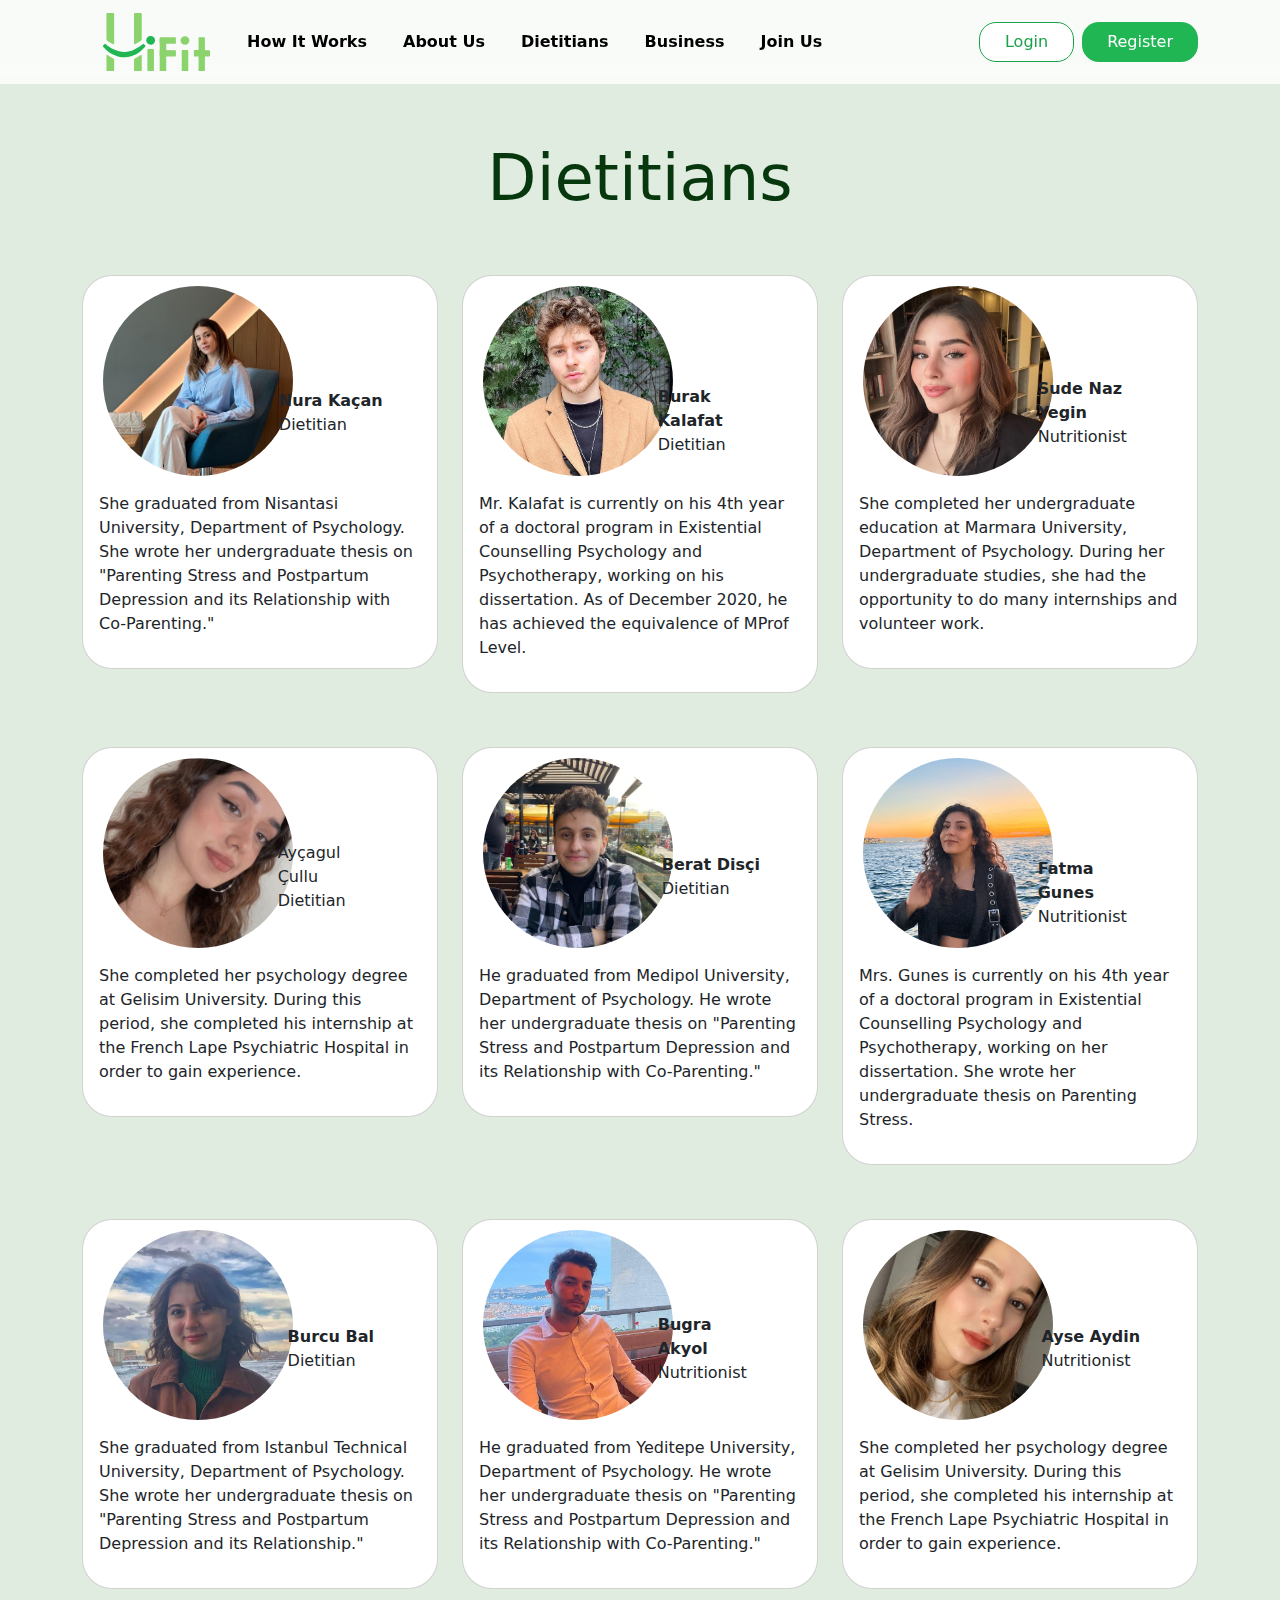
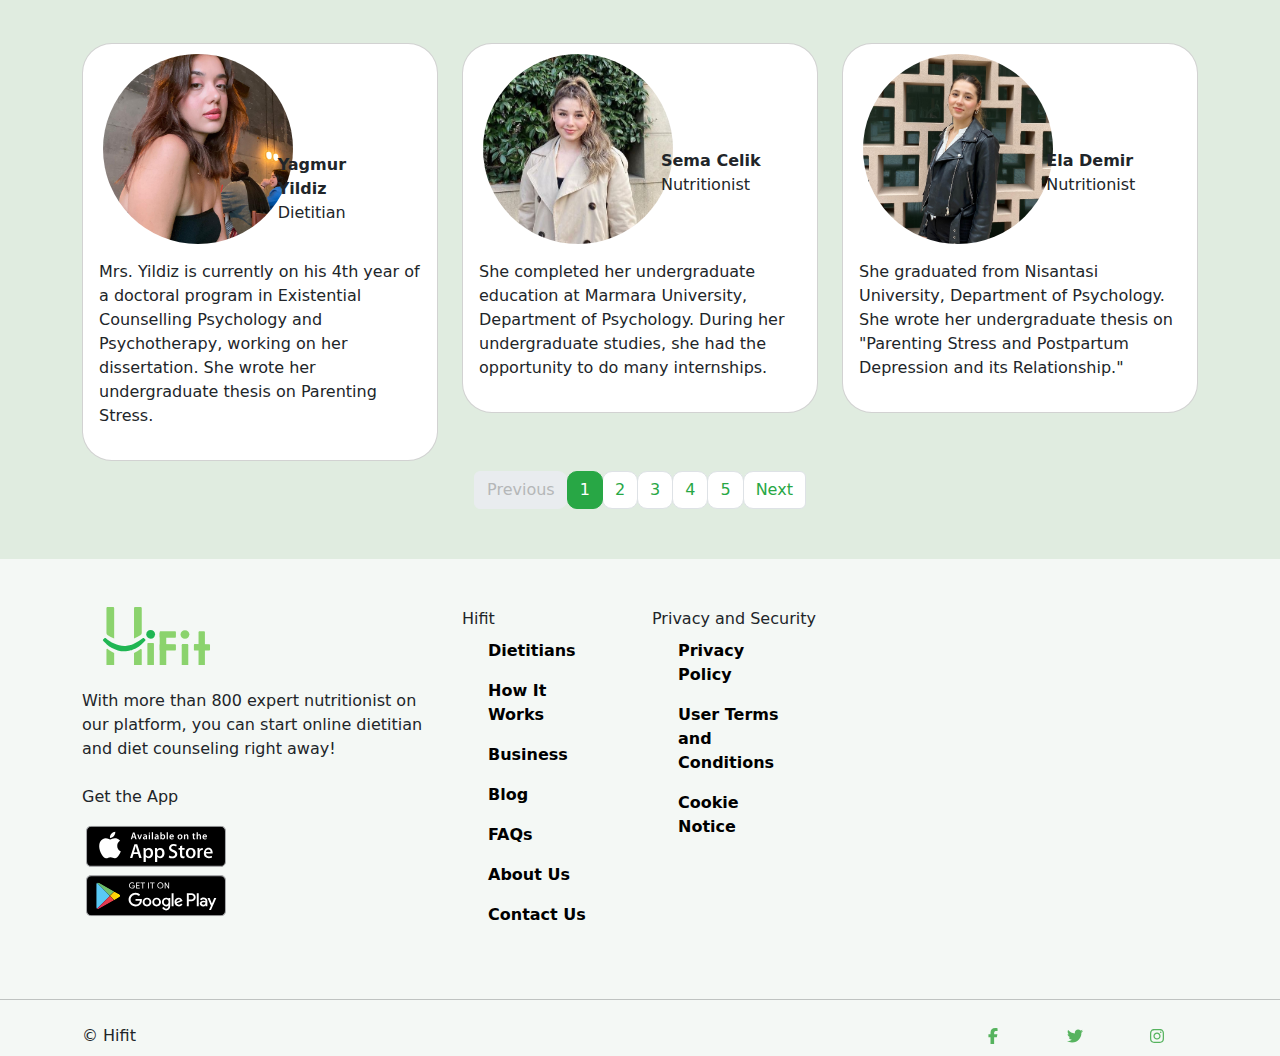
<file: dietitians.html>
<!DOCTYPE html>
<html lang="en">
<head>
    <meta charset="UTF-8">
    <meta name="viewport" content="width=device-width, initial-scale=1.0">
    <title>Bootstrap 5 Card Page</title>
    <!-- Link to Bootstrap CSS -->
    <link href="https://cdn.jsdelivr.net/npm/bootstrap@5.3.0/dist/css/bootstrap.min.css" rel="stylesheet">
    <link rel="stylesheet" href="styles.css"/>
    
    <style>
        body {
            background-color: #e0ece0;
            margin-top: 50px;
        }

        .card {
            
            margin-top: 30px;
            transition: transform 0.3s;
            border-radius: 30px;
        }

        .card:hover {
            transform: scale(1.05);
        }
        .rounded-circle-img {
            border-radius: 50%;
            width: 190px; 
            height: 190px;
            object-fit:cover;
            margin-top: 10px;
            margin-left: 20px;
            
        }
        .text-right-side {
            position: absolute;
            top: 35%;
            left: 70%; 
            transform: translate(-50%, -50%);
        }
        @media (max-width: 576px) {
            .text-right-side {
                position: static;
                text-align: center;
                margin-top: 10px; 
            }
        }

        .centered-container {
            text-align: center;
            padding-bottom: 20px;
        }
        .centered-container h1 {
            color: #07380d; 
            font-size: 4em; 
            /
        }
        .pagination {
            border-radius: 10px;
            padding-top: 10px;
        }

        .page-item.active .page-link {
            background-color: #28a745; 
            border-color: #28a745; 
        }

        .page-link {
            color: #28a745; 
            border-radius: 10px;
        }

        .page-link:hover {
            background-color: #218838; 
            border-color: #218838; 
        }

        .page-item.disabled .page-link {
            color: #b5b7b8; 
            pointer-events: none; 
            background-color: #e9ecef; 
            border-color: #e9ecef; 
        }


    </style>
</head>
<body>

     <!-- Navbar section -->
     <nav class="navbar navbar-expand-lg" id="navbar">
        <div class="container">
            <a class="navbar-brand" href="index.html">
                <svg width="131" height="58" viewBox="0 0 150 100" fill="none" xmlns="http://www.w3.org/2000/svg">
                    <path d="M6.54084 48.8124C9.6841 50.847 13.368 52.8083 17.5377 54.3434V2.14917C17.5377 0.962317 16.5754 0 15.3887 0H6.37589C5.18915 0 4.22693 0.962317 4.22693 2.14917V44.5507C4.22693 46.2737 5.09751 47.8775 6.54542 48.8124H6.54084Z" fill="#8BD36D"/>
                    <path d="M4.22693 73.3469V100.975C4.22693 102.161 5.18915 103.124 6.37589 103.124H15.3887C16.5754 103.124 17.5377 102.161 17.5377 100.975V79.3774C12.9419 77.3061 9.1343 74.6758 6.28883 72.3616C5.45949 71.688 4.22693 72.2837 4.22693 73.3469Z" fill="#8BD36D"/>
                    <path d="M65.0805 44.4224V2.14917C65.0805 0.962317 64.1183 0 62.9315 0H53.9187C52.732 0 51.7698 0.962317 51.7698 2.14917V54.1143C55.4216 52.7487 59.0597 50.957 62.6749 48.7436C64.1733 47.8271 65.0851 46.182 65.0851 44.4224H65.0805Z" fill="#8BD36D"/>
                    <path d="M63.0599 72.5083C59.2981 75.2577 55.5271 77.4757 51.7653 79.1528V100.975C51.7653 102.161 52.7275 103.124 53.9142 103.124H62.927C64.1138 103.124 65.076 102.161 65.076 100.975V73.5256C65.076 72.4899 63.8984 71.8942 63.0599 72.5083Z" fill="#8BD36D"/>
                    <path d="M71.2158 55.8923L69.0623 53.7385C68.6041 53.2803 67.8801 53.239 67.367 53.6377C62.5238 57.3862 57.5386 60.7176 52.2738 63.128C51.5819 63.4579 50.8901 63.797 50.1707 64.0399L48.095 64.851C48.0676 64.8601 48.0355 64.8739 48.008 64.8831L45.8957 65.5338C45.5383 65.6392 45.1855 65.7766 44.8189 65.8545L43.7284 66.0974C42.2988 66.4778 40.8463 66.6611 39.3984 66.881C39.3709 66.881 39.3388 66.8902 39.3113 66.8902L37.1532 67.0643C36.4201 67.1376 35.6824 67.0826 34.9493 67.1056C29.066 67.0781 23.1781 65.6163 17.6109 63.0547C14.8297 61.7762 12.1034 60.2685 9.4916 58.5363C8.1766 57.684 6.89364 56.7721 5.63817 55.819C5.00585 55.347 4.38728 54.8612 3.78245 54.3617C3.47088 54.1189 3.17763 53.8668 2.87522 53.6194C2.3941 53.2115 1.69306 53.2115 1.21195 53.6194L-1.54642 55.9656C-2.06877 56.4101 -2.15125 57.1937 -1.72512 57.7344C-1.40438 58.1468 -1.08822 58.5272 -0.75373 58.9304C-0.17182 59.6132 0.42384 60.2685 1.03325 60.9146C2.24748 62.2161 3.56252 63.4075 4.90046 64.5852C7.62217 66.8764 10.5592 68.9706 13.7392 70.7074C16.9145 72.4533 20.3235 73.8647 23.8929 74.8316C27.4623 75.8031 31.192 76.3071 34.9309 76.3117C35.8657 76.2796 36.805 76.3117 37.7351 76.2155L40.4752 75.9451C40.5072 75.9451 40.5439 75.936 40.576 75.9314C42.395 75.6014 44.2232 75.3082 45.9782 74.7628L47.3161 74.3871C47.7606 74.2634 48.1867 74.0801 48.622 73.9288C49.4742 73.6172 50.3219 73.3056 51.1604 72.9711C51.1879 72.9619 51.2154 72.9482 51.2429 72.9344C52.8787 72.1554 54.5603 71.4543 56.0815 70.5057C62.0152 67.0964 67.1195 62.6606 71.3029 57.6153C71.7244 57.1066 71.6786 56.3597 71.2158 55.8923Z" fill="#1FB653"/>
                    <path d="M72.87 47.1581C72.87 43.0018 76.0866 39.7391 80.4395 39.7391C84.7924 39.7391 88.0089 42.8048 88.0089 46.8648C88.0089 51.2182 84.8886 54.5817 80.4395 54.5817C75.9903 54.5817 72.87 51.3144 72.87 47.1627V47.1581Z" fill="#1FB653"/>
                    <path d="M84.3342 62.1244H76.5493C75.5751 62.1244 74.7853 62.9143 74.7853 63.8887V101.355C74.7853 102.329 75.5751 103.119 76.5493 103.119H84.3342C85.3084 103.119 86.0983 102.329 86.0983 101.355V63.8887C86.0983 62.9143 85.3084 62.1244 84.3342 62.1244Z" fill="#8BD36D"/>
                    <path d="M105.549 44H97.764C96.79 44 96 44.7898 96 45.7642V102.834C96 103.809 96.79 104.599 97.764 104.599H105.549C106.523 104.599 107.313 103.809 107.313 102.834V45.7642C107.313 44.7898 106.523 44 105.549 44Z" fill="#8BD36D"/>
                    <path d="M172.285 42H164.715C163.768 42 163 42.8081 163 43.805V102.194C163 103.192 163.768 104 164.715 104H172.285C173.233 104 174 103.192 174 102.194V43.805C174 42.8081 173.233 42 172.285 42Z" fill="#8BD36D"/>
                    <path d="M96.0008 43.5L96.0008 51.2848C96.0003 52.232 96.5391 53.0002 97.2042 53.0005L122.777 53.0121C123.442 53.0124 123.981 52.2447 123.982 51.2974L123.985 47.5001L123.985 43.7279C123.986 42.7807 123.447 42.0124 122.782 42.0121L97.2092 42.0005C96.5 42 96.0008 42.5 96.0008 43.5Z" fill="#8BD36D"/>
                    <path d="M96.0043 65.5L96.0043 73.2848C96.0039 74.2321 96.5427 75.0002 97.2077 75.0005L122.78 75.0121C123.445 75.0124 123.985 74.2447 123.985 73.2974L123.989 69.5001L123.989 65.7279C123.989 64.7807 123.45 64.0124 122.785 64.0121L97.2127 64.0005C96.5035 64 96.0043 64.5 96.0043 65.5Z" fill="#8BD36D"/>
                    <path d="M143.549 64H135.764C134.79 64 134 64.7899 134 65.7643V103.231C134 104.205 134.79 104.995 135.764 104.995H143.549C144.523 104.995 145.313 104.205 145.313 103.231V65.7643C145.313 64.7899 144.523 64 143.549 64Z" fill="#8BD36D"/>
                    <path d="M132 47.419C132 43.2627 135.217 40 139.569 40C143.922 40 147.139 43.0657 147.139 47.1257C147.139 51.4791 144.019 54.8426 139.569 54.8426C135.12 54.8426 132 51.5753 132 47.4236V47.419Z" fill="#8BD36D"/>
                    <path d="M155.004 65.7153L155.001 73.2848C155 74.2321 155.535 75.0002 156.196 75.0005L181.586 75.012C182.246 75.0123 182.782 74.2446 182.782 73.2974L182.786 65.7278C182.786 64.7806 182.251 64.0123 181.591 64.012L156.201 64.0005C155.54 64.0002 155.005 64.768 155.004 65.7153Z" fill="#8BD36D"/>
                </svg>
              </a>
              <button class="navbar-toggler" type="button" data-bs-toggle="collapse" data-bs-target="#navbarTogglerDemo01" aria-controls="navbarTogglerDemo01" aria-expanded="false" aria-label="Toggle navigation">
                <span class="navbar-toggler-icon"></span>
              </button>
              
          
          <div class="collapse navbar-collapse" id="navbarTogglerDemo01">
            <ul class="navbar-nav mr-auto mt-2 mt-lg-0">
              <li class="nav-item active" id="homeNavItem">
                <a class="nav-link active" aria-current="page" href="#how-it-works">How It Works</a>
              </li>
              <li class="nav-item" id="aboutNavItem">
                <a class="nav-link" href="index.html">About Us</a>
              </li>
              <li class="nav-item" id="dietitiansNavItem">
                <a class="nav-link" href="dietitians.html">Dietitians</a>
              </li>
              <li class="nav-item" id="businessNavItem">
                <a class="nav-link" href="index.html">Business</a>
              </li>
              <li class="nav-item" id="joinUsNavItem">
                <a class="nav-link" href="register.html">Join Us</a>
              </li>
            </ul>
            <!-- Navbar buttons -->
            <div class="d-flex ms-auto">
                <button class="login_btn btn-primary me-2" type="button" id="loginButton">Login</button>
                <button class="register_btn btn-primary" type="button" id="registerButton">Register</button>
            </div>
           </div>
        </div>
    </nav>



    <body>
        <div class="centered-container">
            <h1>Dietitians</h1>
        </div>

    <div class="container">
        <div class="row row-cols-1 row-cols-md-3 g-4">
            <!-- Card 1 -->
            <div class="col">
                <div class="card ">
                    <img src="images/nura2.jpg" class="card-img-top rounded-circle-img" alt="Image 1">
                    <div class="card-body" >
                        <p class="card-text">She graduated from Nisantasi University, Department of Psychology. She wrote her undergraduate thesis on "Parenting Stress and Postpartum Depression and its Relationship with Co-Parenting."</p>
                        <p class="card-text text-right-side"><b>Nura Kaçan</b> <br> Dietitian</p>
                        
                        
                    </div>
                </div>
            </div>

            <!-- Card 2 -->
            <div class="col">
                <div class="card ">
                    <img src="images/burak.jpg" class="card-img-top rounded-circle-img" alt="Image 1">
                    <div class="card-body" >
                        <p class="card-text">Mr. Kalafat is currently on his 4th year of a doctoral program in Existential Counselling Psychology and Psychotherapy, working on his dissertation. As of December 2020, he has achieved the equivalence of MProf Level.</p>
                        <p class="card-text text-right-side"><b>Burak Kalafat</b><br> Dietitian</p>
                        
                    </div>
                </div>
            </div>

            <!-- Card 3 -->
            <div class="col">
                <div class="card ">
                    <img src="images/sude.jpg" class="card-img-top rounded-circle-img" alt="Image 1">
                    <div class="card-body" >
                        <p class="card-text">She completed her undergraduate education at Marmara University, Department of Psychology. During her undergraduate studies, she had the opportunity to do many internships and volunteer work.</p>
                        <p class="card-text text-right-side"><b>Sude Naz Yegin</b><br> Nutritionist</p>
                        
                    </div>
                </div>
            </div>

            <!-- Card 4 -->
            <div class="col">
                <div class="card ">
                    <img src="images/ayca.jpg" class="card-img-top rounded-circle-img" alt="Image 1">
                    <div class="card-body" >
                        <p class="card-text">She completed her psychology degree at Gelisim University. During this period, she completed his internship at the French Lape Psychiatric Hospital in order to gain experience. </p>
                        <p class="card-text text-right-side">Ayçagul Çullu<br> Dietitian</p>
                        
                    </div>
                </div>
            </div>

            <!-- Card 5 -->
            <div class="col">
                <div class="card ">
                    <img src="images/berat.jpg" class="card-img-top rounded-circle-img" alt="Image 1">
                    <div class="card-body" >
                        <p class="card-text">He graduated from Medipol University, Department of Psychology. He wrote her undergraduate thesis on "Parenting Stress and Postpartum Depression and its Relationship with Co-Parenting."</p>
                        <p class="card-text text-right-side"><b>Berat Disçi</b><br> Dietitian</p>
                        
                    </div>
                </div>
            </div>

            <!-- Card 6 -->
            <div class="col">
                <div class="card ">
                    <img src="images/fatma.jpg" class="card-img-top rounded-circle-img" alt="Image 1">
                    <div class="card-body" >
                        <p class="card-text">Mrs. Gunes is currently on his 4th year of a doctoral program in Existential Counselling Psychology and Psychotherapy, working on her dissertation. She wrote her undergraduate thesis on Parenting Stress. </p>
                        <p class="card-text text-right-side"><b>Fatma Gunes</b><br> Nutritionist</p>
                        
                    </div>
                </div>
            </div>

            <!-- Card 7 -->
            <div class="col">
                <div class="card ">
                    <img src="images/burcu.jpg" class="card-img-top rounded-circle-img" alt="Image 1">
                    <div class="card-body" >
                        <p class="card-text">She graduated from Istanbul Technical University, Department of Psychology. She wrote her undergraduate thesis on "Parenting Stress and Postpartum Depression and its Relationship."</p>
                        <p class="card-text text-right-side"><b>Burcu Bal</b><br> Dietitian</p>
                        
                    </div>
                </div>
            </div>

            <!-- Card 8 -->
            <div class="col">
                <div class="card ">
                    <img src="images/bugra.jpg" class="card-img-top rounded-circle-img" alt="Image 1">
                    <div class="card-body" >
                        <p class="card-text">He graduated from Yeditepe University, Department of Psychology. He wrote her undergraduate thesis on "Parenting Stress and Postpartum Depression and its Relationship with Co-Parenting."</p>
                        <p class="card-text text-right-side"><b>Bugra Akyol</b><br> Nutritionist</p>
                        
                    </div>
                </div>
            </div>

            <!-- Card 9 -->
            <div class="col">
                <div class="card ">
                    <img src="images/nurason.jpg" class="card-img-top rounded-circle-img" alt="Image 1">
                    <div class="card-body" >
                        <p class="card-text">She completed her psychology degree at Gelisim University. During this period, she completed his internship at the French Lape Psychiatric Hospital in order to gain experience.</p>
                        <p class="card-text text-right-side"><b>Ayse Aydin</b><br> Nutritionist</p>
                        
                    </div>
                </div>
            </div>

            <!-- Card 10 -->
            <div class="col">
                <div class="card ">
                    <img src="images/ayca2.jpg" class="card-img-top rounded-circle-img" alt="Image 1">
                    <div class="card-body" >
                        <p class="card-text">Mrs. Yildiz is currently on his 4th year of a doctoral program in Existential Counselling Psychology and Psychotherapy, working on her dissertation. She wrote her undergraduate thesis on Parenting Stress.</p>
                        <p class="card-text text-right-side"><b>Yagmur Yildiz</b><br> Dietitian</p>
                        
                    </div>
                </div>
            </div>

            <!-- Card 11 -->
            <div class="col">
                <div class="card ">
                    <img src="images/sude2.jpg" class="card-img-top rounded-circle-img" alt="Image 1">
                    <div class="card-body" >
                        <p class="card-text">She completed her undergraduate education at Marmara University, Department of Psychology. During her undergraduate studies, she had the opportunity to do many internships.</p>
                        <p class="card-text text-right-side"><b>Sema Celik</b><br> Nutritionist</p>
                        
                    </div>
                </div>
            </div>

            <!-- Card 12 -->
            <div class="col">
                <div class="card ">
                    <img src="images/nura3.jpg" class="card-img-top rounded-circle-img" alt="Image 1">
                    <div class="card-body" >
                        <p class="card-text">She graduated from Nisantasi University, Department of Psychology. She wrote her undergraduate thesis on "Parenting Stress and Postpartum Depression and its Relationship."</p>
                        <p class="card-text text-right-side"><b>Ela Demir</b><br> Nutritionist</p>
                        
                    </div>
                </div>
            </div>

        </div>
    </div>
    
    <div class="container">

        <!-- Pagination -->
        <nav aria-label="Page navigation">
            <ul class="pagination justify-content-center">
                <li class="page-item disabled">
                    <a class="page-link" href="#" tabindex="-1" aria-disabled="true">Previous</a>
                </li>
                <li class="page-item active" aria-current="page">
                    <a class="page-link" href="#">1</a>
                </li>
                <li class="page-item"><a class="page-link" href="#">2</a></li>
                <li class="page-item"><a class="page-link" href="#">3</a></li>
                <li class="page-item"><a class="page-link" href="#">4</a></li>
                <li class="page-item"><a class="page-link" href="#">5</a></li>
                <li class="page-item">
                    <a class="page-link" href="#">Next</a>
                </li>
            </ul>
        </nav>
    </div>

    <!-- Footer section -->
    <footer id="footer">
        <div class="container py-5">
            <div class="row">
                <div class="col-md-4">
                    <div class="footer-logo">
                        <a href="index.html">
                          <svg width="131" height="58" viewBox="0 0 150 100" fill="none" xmlns="http://www.w3.org/2000/svg">
                            <path d="M6.54084 48.8124C9.6841 50.847 13.368 52.8083 17.5377 54.3434V2.14917C17.5377 0.962317 16.5754 0 15.3887 0H6.37589C5.18915 0 4.22693 0.962317 4.22693 2.14917V44.5507C4.22693 46.2737 5.09751 47.8775 6.54542 48.8124H6.54084Z" fill="#8BD36D"/>
                            <path d="M4.22693 73.3469V100.975C4.22693 102.161 5.18915 103.124 6.37589 103.124H15.3887C16.5754 103.124 17.5377 102.161 17.5377 100.975V79.3774C12.9419 77.3061 9.1343 74.6758 6.28883 72.3616C5.45949 71.688 4.22693 72.2837 4.22693 73.3469Z" fill="#8BD36D"/>
                            <path d="M65.0805 44.4224V2.14917C65.0805 0.962317 64.1183 0 62.9315 0H53.9187C52.732 0 51.7698 0.962317 51.7698 2.14917V54.1143C55.4216 52.7487 59.0597 50.957 62.6749 48.7436C64.1733 47.8271 65.0851 46.182 65.0851 44.4224H65.0805Z" fill="#8BD36D"/>
                            <path d="M63.0599 72.5083C59.2981 75.2577 55.5271 77.4757 51.7653 79.1528V100.975C51.7653 102.161 52.7275 103.124 53.9142 103.124H62.927C64.1138 103.124 65.076 102.161 65.076 100.975V73.5256C65.076 72.4899 63.8984 71.8942 63.0599 72.5083Z" fill="#8BD36D"/>
                            <path d="M71.2158 55.8923L69.0623 53.7385C68.6041 53.2803 67.8801 53.239 67.367 53.6377C62.5238 57.3862 57.5386 60.7176 52.2738 63.128C51.5819 63.4579 50.8901 63.797 50.1707 64.0399L48.095 64.851C48.0676 64.8601 48.0355 64.8739 48.008 64.8831L45.8957 65.5338C45.5383 65.6392 45.1855 65.7766 44.8189 65.8545L43.7284 66.0974C42.2988 66.4778 40.8463 66.6611 39.3984 66.881C39.3709 66.881 39.3388 66.8902 39.3113 66.8902L37.1532 67.0643C36.4201 67.1376 35.6824 67.0826 34.9493 67.1056C29.066 67.0781 23.1781 65.6163 17.6109 63.0547C14.8297 61.7762 12.1034 60.2685 9.4916 58.5363C8.1766 57.684 6.89364 56.7721 5.63817 55.819C5.00585 55.347 4.38728 54.8612 3.78245 54.3617C3.47088 54.1189 3.17763 53.8668 2.87522 53.6194C2.3941 53.2115 1.69306 53.2115 1.21195 53.6194L-1.54642 55.9656C-2.06877 56.4101 -2.15125 57.1937 -1.72512 57.7344C-1.40438 58.1468 -1.08822 58.5272 -0.75373 58.9304C-0.17182 59.6132 0.42384 60.2685 1.03325 60.9146C2.24748 62.2161 3.56252 63.4075 4.90046 64.5852C7.62217 66.8764 10.5592 68.9706 13.7392 70.7074C16.9145 72.4533 20.3235 73.8647 23.8929 74.8316C27.4623 75.8031 31.192 76.3071 34.9309 76.3117C35.8657 76.2796 36.805 76.3117 37.7351 76.2155L40.4752 75.9451C40.5072 75.9451 40.5439 75.936 40.576 75.9314C42.395 75.6014 44.2232 75.3082 45.9782 74.7628L47.3161 74.3871C47.7606 74.2634 48.1867 74.0801 48.622 73.9288C49.4742 73.6172 50.3219 73.3056 51.1604 72.9711C51.1879 72.9619 51.2154 72.9482 51.2429 72.9344C52.8787 72.1554 54.5603 71.4543 56.0815 70.5057C62.0152 67.0964 67.1195 62.6606 71.3029 57.6153C71.7244 57.1066 71.6786 56.3597 71.2158 55.8923Z" fill="#1FB653"/>
                            <path d="M72.87 47.1581C72.87 43.0018 76.0866 39.7391 80.4395 39.7391C84.7924 39.7391 88.0089 42.8048 88.0089 46.8648C88.0089 51.2182 84.8886 54.5817 80.4395 54.5817C75.9903 54.5817 72.87 51.3144 72.87 47.1627V47.1581Z" fill="#1FB653"/>
                            <path d="M84.3342 62.1244H76.5493C75.5751 62.1244 74.7853 62.9143 74.7853 63.8887V101.355C74.7853 102.329 75.5751 103.119 76.5493 103.119H84.3342C85.3084 103.119 86.0983 102.329 86.0983 101.355V63.8887C86.0983 62.9143 85.3084 62.1244 84.3342 62.1244Z" fill="#8BD36D"/>
                            <path d="M105.549 44H97.764C96.79 44 96 44.7898 96 45.7642V102.834C96 103.809 96.79 104.599 97.764 104.599H105.549C106.523 104.599 107.313 103.809 107.313 102.834V45.7642C107.313 44.7898 106.523 44 105.549 44Z" fill="#8BD36D"/>
                            <path d="M172.285 42H164.715C163.768 42 163 42.8081 163 43.805V102.194C163 103.192 163.768 104 164.715 104H172.285C173.233 104 174 103.192 174 102.194V43.805C174 42.8081 173.233 42 172.285 42Z" fill="#8BD36D"/>
                            <path d="M96.0008 43.5L96.0008 51.2848C96.0003 52.232 96.5391 53.0002 97.2042 53.0005L122.777 53.0121C123.442 53.0124 123.981 52.2447 123.982 51.2974L123.985 47.5001L123.985 43.7279C123.986 42.7807 123.447 42.0124 122.782 42.0121L97.2092 42.0005C96.5 42 96.0008 42.5 96.0008 43.5Z" fill="#8BD36D"/>
                            <path d="M96.0043 65.5L96.0043 73.2848C96.0039 74.2321 96.5427 75.0002 97.2077 75.0005L122.78 75.0121C123.445 75.0124 123.985 74.2447 123.985 73.2974L123.989 69.5001L123.989 65.7279C123.989 64.7807 123.45 64.0124 122.785 64.0121L97.2127 64.0005C96.5035 64 96.0043 64.5 96.0043 65.5Z" fill="#8BD36D"/>
                            <path d="M143.549 64H135.764C134.79 64 134 64.7899 134 65.7643V103.231C134 104.205 134.79 104.995 135.764 104.995H143.549C144.523 104.995 145.313 104.205 145.313 103.231V65.7643C145.313 64.7899 144.523 64 143.549 64Z" fill="#8BD36D"/>
                            <path d="M132 47.419C132 43.2627 135.217 40 139.569 40C143.922 40 147.139 43.0657 147.139 47.1257C147.139 51.4791 144.019 54.8426 139.569 54.8426C135.12 54.8426 132 51.5753 132 47.4236V47.419Z" fill="#8BD36D"/>
                            <path d="M155.004 65.7153L155.001 73.2848C155 74.2321 155.535 75.0002 156.196 75.0005L181.586 75.012C182.246 75.0123 182.782 74.2446 182.782 73.2974L182.786 65.7278C182.786 64.7806 182.251 64.0123 181.591 64.012L156.201 64.0005C155.54 64.0002 155.005 64.768 155.004 65.7153Z" fill="#8BD36D"/>
                        </svg>
                        </a>
                    </div>
                    <div class="footer-company-description mt-4">With more than 800 expert nutritionist on our platform, you can start online dietitian and diet counseling right away!</div>
                    <div class="footer-nav-title mt-4">Get the App</div>
                    <div class="row mx-0">
                        <div class="col-4 p-1 col-sm-4 mt-2">
                            <a  href="https://www.apple.com/tr/app-store/">
                                <img width="140" height="100" loading="lazy" src="images/351333.svg" alt="download banner">
                            </a>
                        </div>
                    </div>
                </div>
                <div class="col-md-2 mb-4 mb-md-0 align-items-md-center">
                    <div>
                        <div class="footer-nav-title">Hifit</div>
                        <ul class="nav flex-column">
    
                                <li class="nav-item">
                                    <a class="nav-link" href=dietitians.html>Dietitians</a>
                                </li>
                                <li class="nav-item">
                                    <a class="nav-link" href="#how-it-works">How It Works</a>
                                </li>
                                <li class="nav-item">
                                    <a class="nav-link" href=index.html>Business</a>
                                </li>
                                <li class="nav-item">
                                    <a class="nav-link" href=index.html>Blog</a>
                                </li> 
                                <li class="nav-item">
                                    <a class="nav-link" href=index.html>FAQs</a>
                                </li>
                                <li class="nav-item">
                                    <a class="nav-link" href=index.html>About Us</a>
                                </li>
                                <li class="nav-item">
                                    <a 
                                    class="nav-link" href=index.html>Contact Us</a>
                                </li>
                            </ul>
                    </div>
                </div>
                    
    
                    <div class="col-md-2 mb-4 mb-md-0">
                        <div class="footer-nav-title">Privacy and Security</div>
                        <ul class="nav flex-column">
                            <li class="nav-item">
                                <a rel="nofollow" class="nav-link"  href="#">Privacy Policy</a>
                            </li>
                            <li class="nav-item">
                                <a rel="nofollow" class="nav-link"  href="#">User Terms and Conditions</a>
                            </li>
                            <li class="nav-item">
                                <a rel="nofollow" class="nav-link"  href="#">Cookie Notice</a>
                            </li>
                        </ul>
                    </div>   
                </div>
        </div>
        <hr>
        <div class="container copyright-seciton">
            <div class="row">
                <div class="col-12 d-flex justify-content-between align-items-center">
                    <div>© Hifit</div>
  
                    <div>
                        <ul class="nav social-links">
                            <li class="nav-item">
                                <a data-mixpanel-name="footer_social_facebook_clicked" class="nav-link" href="https://www.facebook.com/">
                                  <svg xmlns="http://www.w3.org/2000/svg" height="16" width="30" viewBox="0 0 320 512"><path fill="#56b35e" d="M80 299.3V512H196V299.3h86.5l18-97.8H196V166.9c0-51.7 20.3-71.5 72.7-71.5c16.3 0 29.4 .4 37 1.2V7.9C291.4 4 256.4 0 236.2 0C129.3 0 80 50.5 80 159.4v42.1H14v97.8H80z"/></svg>
                                </a>
                            </li>
                            <li class="nav-item">
                                <a data-mixpanel-name="footer_social_twitter_clicked" class="nav-link" href="https://twitter.com/">
                                  <svg xmlns="http://www.w3.org/2000/svg" height="16" width="30" viewBox="0 0 512 512"><path fill="#56b35e" d="M459.4 151.7c.3 4.5 .3 9.1 .3 13.6 0 138.7-105.6 298.6-298.6 298.6-59.5 0-114.7-17.2-161.1-47.1 8.4 1 16.6 1.3 25.3 1.3 49.1 0 94.2-16.6 130.3-44.8-46.1-1-84.8-31.2-98.1-72.8 6.5 1 13 1.6 19.8 1.6 9.4 0 18.8-1.3 27.6-3.6-48.1-9.7-84.1-52-84.1-103v-1.3c14 7.8 30.2 12.7 47.4 13.3-28.3-18.8-46.8-51-46.8-87.4 0-19.5 5.2-37.4 14.3-53 51.7 63.7 129.3 105.3 216.4 109.8-1.6-7.8-2.6-15.9-2.6-24 0-57.8 46.8-104.9 104.9-104.9 30.2 0 57.5 12.7 76.7 33.1 23.7-4.5 46.5-13.3 66.6-25.3-7.8 24.4-24.4 44.8-46.1 57.8 21.1-2.3 41.6-8.1 60.4-16.2-14.3 20.8-32.2 39.3-52.6 54.3z"/></svg>                              </a>
                            </li>
                            <li class="nav-item">
                                <a data-mixpanel-name="footer_social_instagram_clicked" class="nav-link" href="https://www.instagram.com/">
                                  <svg xmlns="http://www.w3.org/2000/svg" height="16" width="30" viewBox="0 0 448 512"><path fill="#56b35e" d="M224.1 141c-63.6 0-114.9 51.3-114.9 114.9s51.3 114.9 114.9 114.9S339 319.5 339 255.9 287.7 141 224.1 141zm0 189.6c-41.1 0-74.7-33.5-74.7-74.7s33.5-74.7 74.7-74.7 74.7 33.5 74.7 74.7-33.6 74.7-74.7 74.7zm146.4-194.3c0 14.9-12 26.8-26.8 26.8-14.9 0-26.8-12-26.8-26.8s12-26.8 26.8-26.8 26.8 12 26.8 26.8zm76.1 27.2c-1.7-35.9-9.9-67.7-36.2-93.9-26.2-26.2-58-34.4-93.9-36.2-37-2.1-147.9-2.1-184.9 0-35.8 1.7-67.6 9.9-93.9 36.1s-34.4 58-36.2 93.9c-2.1 37-2.1 147.9 0 184.9 1.7 35.9 9.9 67.7 36.2 93.9s58 34.4 93.9 36.2c37 2.1 147.9 2.1 184.9 0 35.9-1.7 67.7-9.9 93.9-36.2 26.2-26.2 34.4-58 36.2-93.9 2.1-37 2.1-147.8 0-184.8zM398.8 388c-7.8 19.6-22.9 34.7-42.6 42.6-29.5 11.7-99.5 9-132.1 9s-102.7 2.6-132.1-9c-19.6-7.8-34.7-22.9-42.6-42.6-11.7-29.5-9-99.5-9-132.1s-2.6-102.7 9-132.1c7.8-19.6 22.9-34.7 42.6-42.6 29.5-11.7 99.5-9 132.1-9s102.7-2.6 132.1 9c19.6 7.8 34.7 22.9 42.6 42.6 11.7 29.5 9 99.5 9 132.1s2.7 102.7-9 132.1z"/></svg>                              </a>
                            </li>
                        </ul>
                    </div>
                </div>
            </div>
        </div>
        
        
      </footer>
    
    <script src="https://code.jquery.com/jquery-3.5.1.slim.min.js"></script>
    <script src="https://cdn.jsdelivr.net/npm/@popperjs/core@2.11.8/dist/umd/popper.min.js" integrity="sha384-I7E8VVD/ismYTF4hNIPjVp/Zjvgyol6VFvRkX/vR+Vc4jQkC+hVqc2pM8ODewa9r" crossorigin="anonymous"></script>
    <script src="https://cdn.jsdelivr.net/npm/bootstrap@5.3.2/dist/js/bootstrap.min.js" integrity="sha384-BBtl+eGJRgqQAUMxJ7pMwbEyER4l1g+O15P+16Ep7Q9Q+zqX6gSbd85u4mG4QzX+" crossorigin="anonymous"></script>
    <script src="app.js"></script>
</body>
</html>
</file>
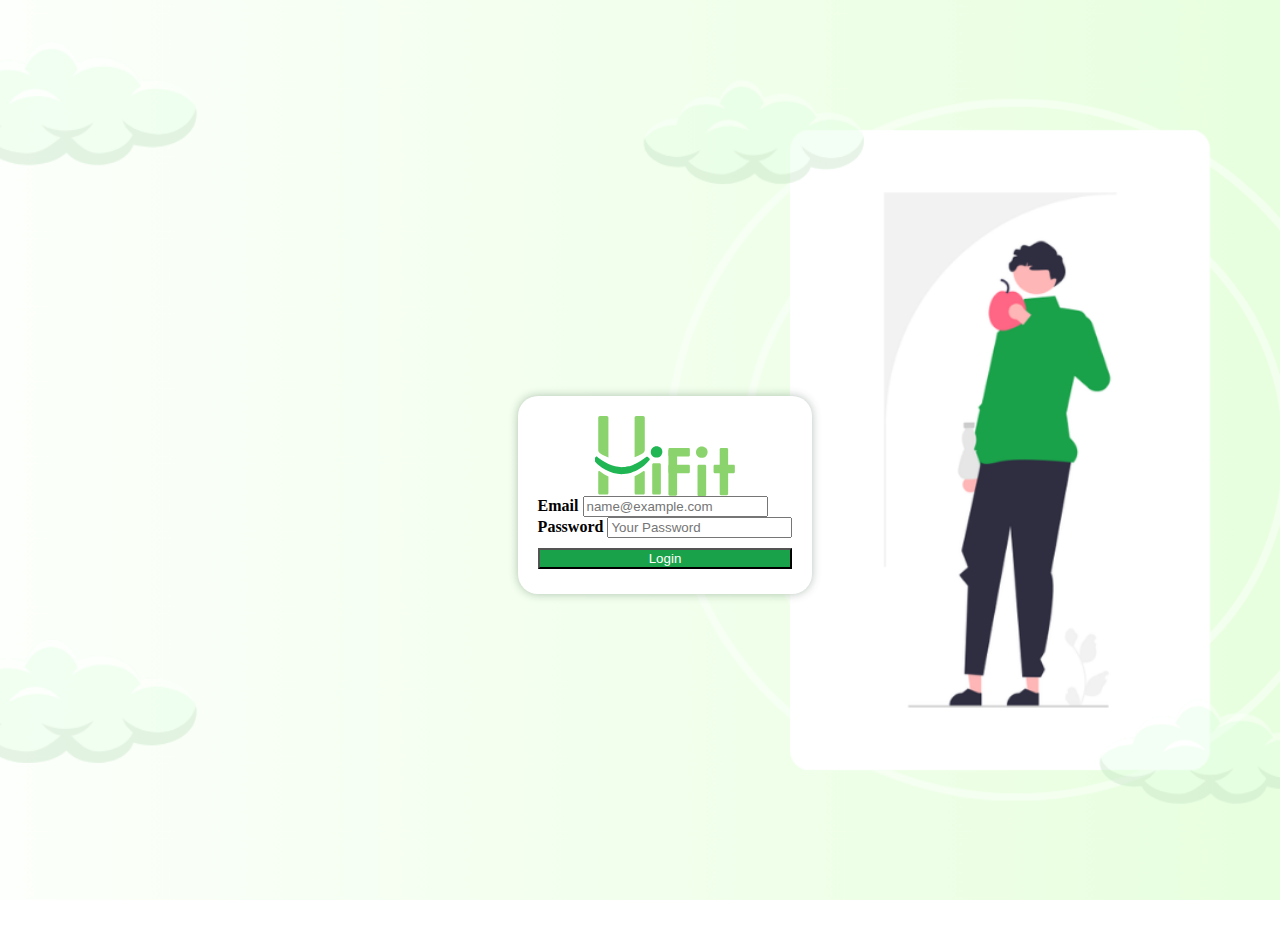
<file: login.html>
<!DOCTYPE html>
<html lang="en">
  <head>
      <meta charset="UTF-8">
      <meta name="viewport" content="width=device-width, initial-scale=1.0">
      <title>Login</title>
      <link href="https://cdn.jsdelivr.net/npm/bootstrap@5.3.2/dist/css/bootstrap.min.css" rel="stylesheet" integrity="sha384-T3c6CoIi6uLrA9TneNEoa7RxnatzjcDSCmG1MXxSR1GAsXEV/Dwwykc2MPK8M2HN" crossorigin="anonymous">
      <link rel="stylesheet" href="https://cdnjs.cloudflare.com/ajax/libs/font-awesome/5.15.3/css/all.min.css" integrity="sha384-ezrKgp93Dm9fMMnHmrj7XG4UpC9clwopV/bs9MBi18TI9FvjkNTmbidc5Y8/lc5D" crossorigin="anonymous">


    
     
      <style>
        body {
            background: url('images/background_login.png') center/cover fixed no-repeat;
            padding: 20px;
            background-size: cover;
            background-position: center;
            height: 100vh;
            margin: 0;
            display:flex;
            align-items: center;
            justify-content: center;
        }

        .login-form {
            margin-top: 50px;
            margin-left: 50px;
            background-color: #ffffff; 
            padding: 20px;
            border-radius: 20px;
            box-shadow: 0 0 10px rgba(17, 52, 25, 0.3);

            
        }
        .btn {
            background-color: #1aa24a;
            color: white;
            width: 100%;
            margin-top: 10px;
            margin-bottom: 5px;
        }
        .btn-primary:hover,
        .btn-primary:active {
            background-color: green;
        }
        
      </style>


  </head>

  <body>


    <div class="container-fluid">
        <div class="row">
            <div class="col-md-6 login-form">
                <img src="images/hifitmain.svg" alt="Image" style="height:80px; display: block; margin: 0 auto;">
                <form>
                    <div class="mb-3">
                        <label for="inputEmail" class="form-label"><b>Email</b></label>
                        <input type="email" class="form-control" id="inputEmail" placeholder="name@example.com" required>
                    </div>
                    <div class="mb-3">
                        <label for="inputPassword" class="form-label"><b>Password</b></label>
                        <input type="password" class="form-control" id="inputPassword" placeholder="Your Password" required>
                    </div>                
                    <button type="submit" class="btn btn-primary">Login</button>
                </form>
            </div>
        </div>
    </div>
    
    
    

    <script src="https://code.jquery.com/jquery-3.5.1.slim.min.js"></script>
    <script src="https://cdn.jsdelivr.net/npm/@popperjs/core@2.11.8/dist/umd/popper.min.js" integrity="sha384-I7E8VVD/ismYTF4hNIPjVp/Zjvgyol6VFvRkX/vR+Vc4jQkC+hVqc2pM8ODewa9r" crossorigin="anonymous"></script>
    <script src="https://cdn.jsdelivr.net/npm/bootstrap@5.3.2/dist/js/bootstrap.min.js" integrity="sha384-BBtl+eGJRgqQAUMxJ7pMwbEyER4l1g+O15P+16Ep7Q9Q+zqX6gSbd85u4mG4QzX+" crossorigin="anonymous"></script>
  

  </body>
</html>
</file>
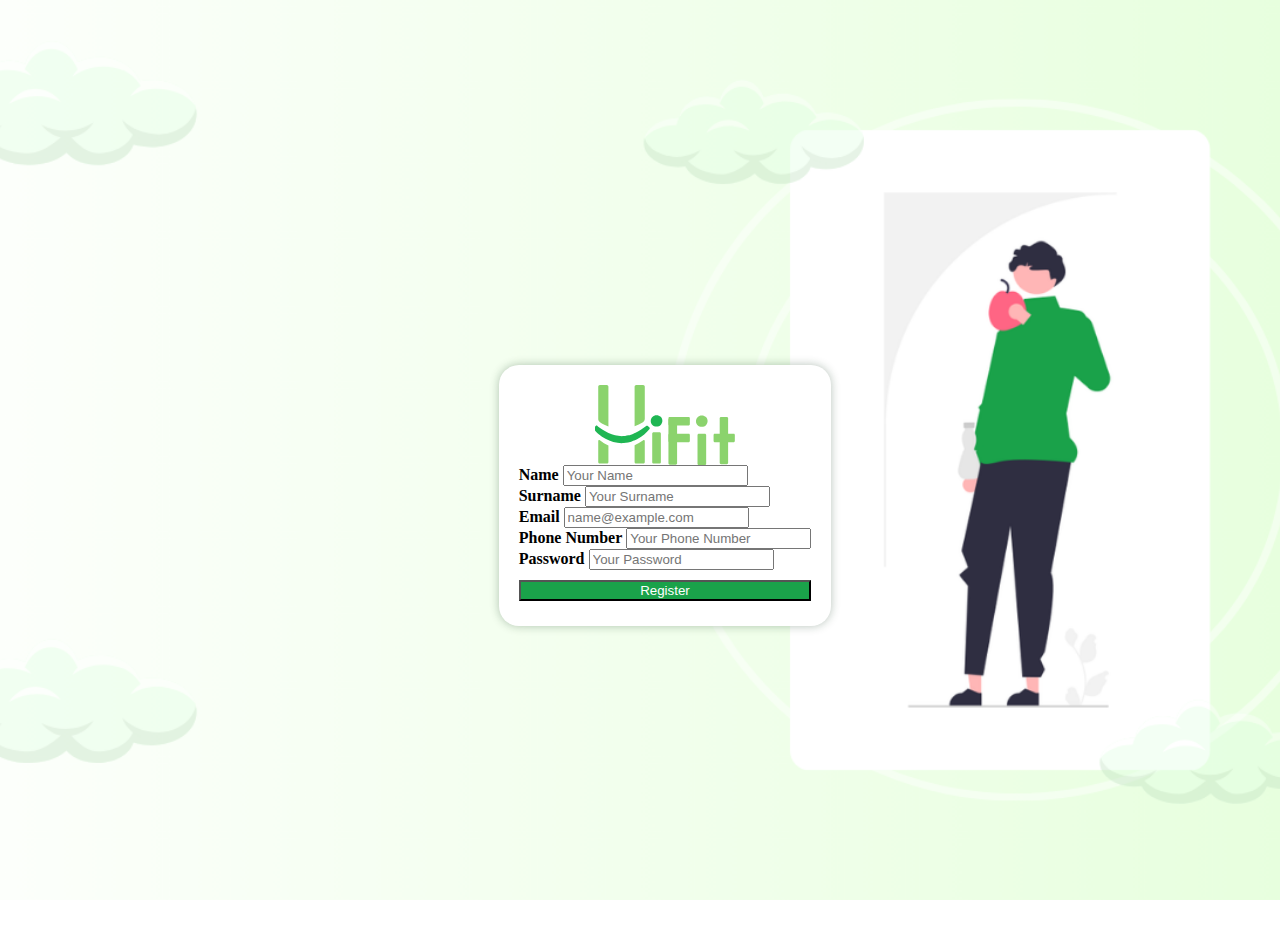
<file: register.html>
<!DOCTYPE html>
<html lang="en">
  <head>
      <meta charset="UTF-8">
      <meta name="viewport" content="width=device-width, initial-scale=1.0">
      <title>Register</title>
      <link href="https://cdn.jsdelivr.net/npm/bootstrap@5.3.2/dist/css/bootstrap.min.css" rel="stylesheet" integrity="sha384-T3c6CoIi6uLrA9TneNEoa7RxnatzjcDSCmG1MXxSR1GAsXEV/Dwwykc2MPK8M2HN" crossorigin="anonymous">
      <link rel="stylesheet" href="https://cdnjs.cloudflare.com/ajax/libs/font-awesome/5.15.3/css/all.min.css" integrity="sha384-ezrKgp93Dm9fMMnHmrj7XG4UpC9clwopV/bs9MBi18TI9FvjkNTmbidc5Y8/lc5D" crossorigin="anonymous">


    
     
      <style>
        body {
            background: url('images/background_login.png') center/cover fixed no-repeat;
            padding: 20px;
            background-size: cover;
            background-position: center;
            height: 100vh;
            margin: 0;
            display:flex;
            align-items: center;
            justify-content: center;
        }

        .login-form {
            margin-top: 50px;
            margin-left: 50px;
            background-color: #ffffff; 
            padding: 20px;
            border-radius: 20px;
            box-shadow: 0 0 10px rgba(17, 52, 25, 0.3);

            
        }
        .btn {
            background-color: #1aa24a;
            color: white;
            width: 100%;
            margin-top: 10px;
            margin-bottom: 5px;
        }
        .btn-primary:hover,
        .btn-primary:active {
            background-color: green;
        }
        
      </style>


  </head>

  <body>


    <div class="container-fluid">
        <div class="row">
            <div class="col-md-6 login-form">
                <img src="images/hifitmain.svg" alt="Image" style="height:80px; display: block; margin: 0 auto;">
                <form>
                    <div class="mb-3">
                        <label for="inputName" class="form-label"><b>Name</b></label>
                        <input type="text" class="form-control" id="inputName" placeholder="Your Name" required>
                    </div>
                    <div class="mb-3">
                        <label for="inputName" class="form-label"><b>Surname</b></label>
                        <input type="text" class="form-control" id="inputName" placeholder="Your Surname" required>
                    </div>
                    <div class="mb-3">
                        <label for="inputEmail" class="form-label"><b>Email</b></label>
                        <input type="email" class="form-control" id="inputEmail" placeholder="name@example.com" required>
                    </div>
                    <div class="mb-3">
                        <label for="inputPhone" class="form-label"><b>Phone Number</b></label>
                        <input type="tel" class="form-control" id="inputPhone" placeholder="Your Phone Number" required>
                    </div>
                    <div class="mb-3">
                        <label for="inputPassword" class="form-label"><b>Password</b></label>
                        <input type="password" class="form-control" id="inputPassword" placeholder="Your Password" required>
                    </div>                 
                    <button type="submit" class="btn btn-primary">Register</button>
                </form>
            </div>
        </div>
    </div>
    
    
    

    <script src="https://code.jquery.com/jquery-3.5.1.slim.min.js"></script>
    <script src="https://cdn.jsdelivr.net/npm/@popperjs/core@2.11.8/dist/umd/popper.min.js" integrity="sha384-I7E8VVD/ismYTF4hNIPjVp/Zjvgyol6VFvRkX/vR+Vc4jQkC+hVqc2pM8ODewa9r" crossorigin="anonymous"></script>
    <script src="https://cdn.jsdelivr.net/npm/bootstrap@5.3.2/dist/js/bootstrap.min.js" integrity="sha384-BBtl+eGJRgqQAUMxJ7pMwbEyER4l1g+O15P+16Ep7Q9Q+zqX6gSbd85u4mG4QzX+" crossorigin="anonymous"></script>
  

  </body>
</html>
</file>
<file: styles.css>
body{
    padding-top: 90px;
}

#navbar {
    background-color: rgba(255, 255, 255, 0.8);
    backdrop-filter: blur(10px);
    display: flex;
    position: fixed;
    top: 0;
    left: 0;
    width: 100%;
    z-index: 1000;
    flex-wrap: wrap;
    align-items: center;
    justify-content: space-between;
    box-sizing: border-box; 
}


.nav-item{
    font-weight: bold;
}
.nav-link{
    margin-right: 10px;
    margin-left: 10px;
    color: black;
}
.nav-link:hover {
    color: #4fda62;

}
.login_btn{
    display: flex;
    justify-content: center;
    align-items: center;
    text-decoration: none;
    padding: 7px 25px;
    border-radius: 17px;
    background: #fff;
    color: #1aa24a;
    border: 1.5px solid #1aa24a;
}
.register_btn{
    display: flex;
    justify-content: center;
    align-items: center;
    text-decoration: none;
    padding: 7px 25px;
    border: none;
    outline: none;
    border-radius: 17px;
    background: #1FB653;
    color: #fff;

}

.login_btn:hover {
    background: #1aa24a;
    transition: all 0.3s ease;
    color: #fff;
}
.register_btn:hover {
    background: #1aa24a;
    transition: all 0.3s ease;
}
.main h1{
    font-size: 4rem;
    font-weight: 640;
}
h1 span {
    color: #1FB653;
}
.hero-detail{
    font-size: 20px; 
}

.how_btn{
    display: flex;
    justify-content: center;
    align-items: center;
    text-decoration: none;
    padding: 7px 20px;
    border: none;
    border-radius: 10px;
    background: #fff;
    color: #1aa24a;
    font-size: 20px;

}
.get_btn{
    display: flex;
    justify-content: center;
    align-items: center;
    text-decoration: none;
    padding: 7px 30px;
    border: none;
    outline: none;
    border-radius: 10px;
    background: #1FB653;
    color: #fff;
    font-size: 20px;
}
.how_btn:hover {
    background: #1aa24a;
    transition: all 0.3s ease;
    color: #fff;
}
.get_btn:hover {
    background: #1aa24a;
    transition: all 0.3s ease;
}
.start_btn{
    text-decoration: none;
    padding: 7px 30px;
    border: none;
    outline: none;
    border-radius: 10px;
    background: #1FB653;
    color: #fff;
    font-size: 20px;
    margin-top:30px ;
    
}


#footer{
    background-color: rgb(244, 248, 245);
    margin-top:50px ;

}

#whyyoushouldrow{
    margin-bottom: 150px;
}
</file>
